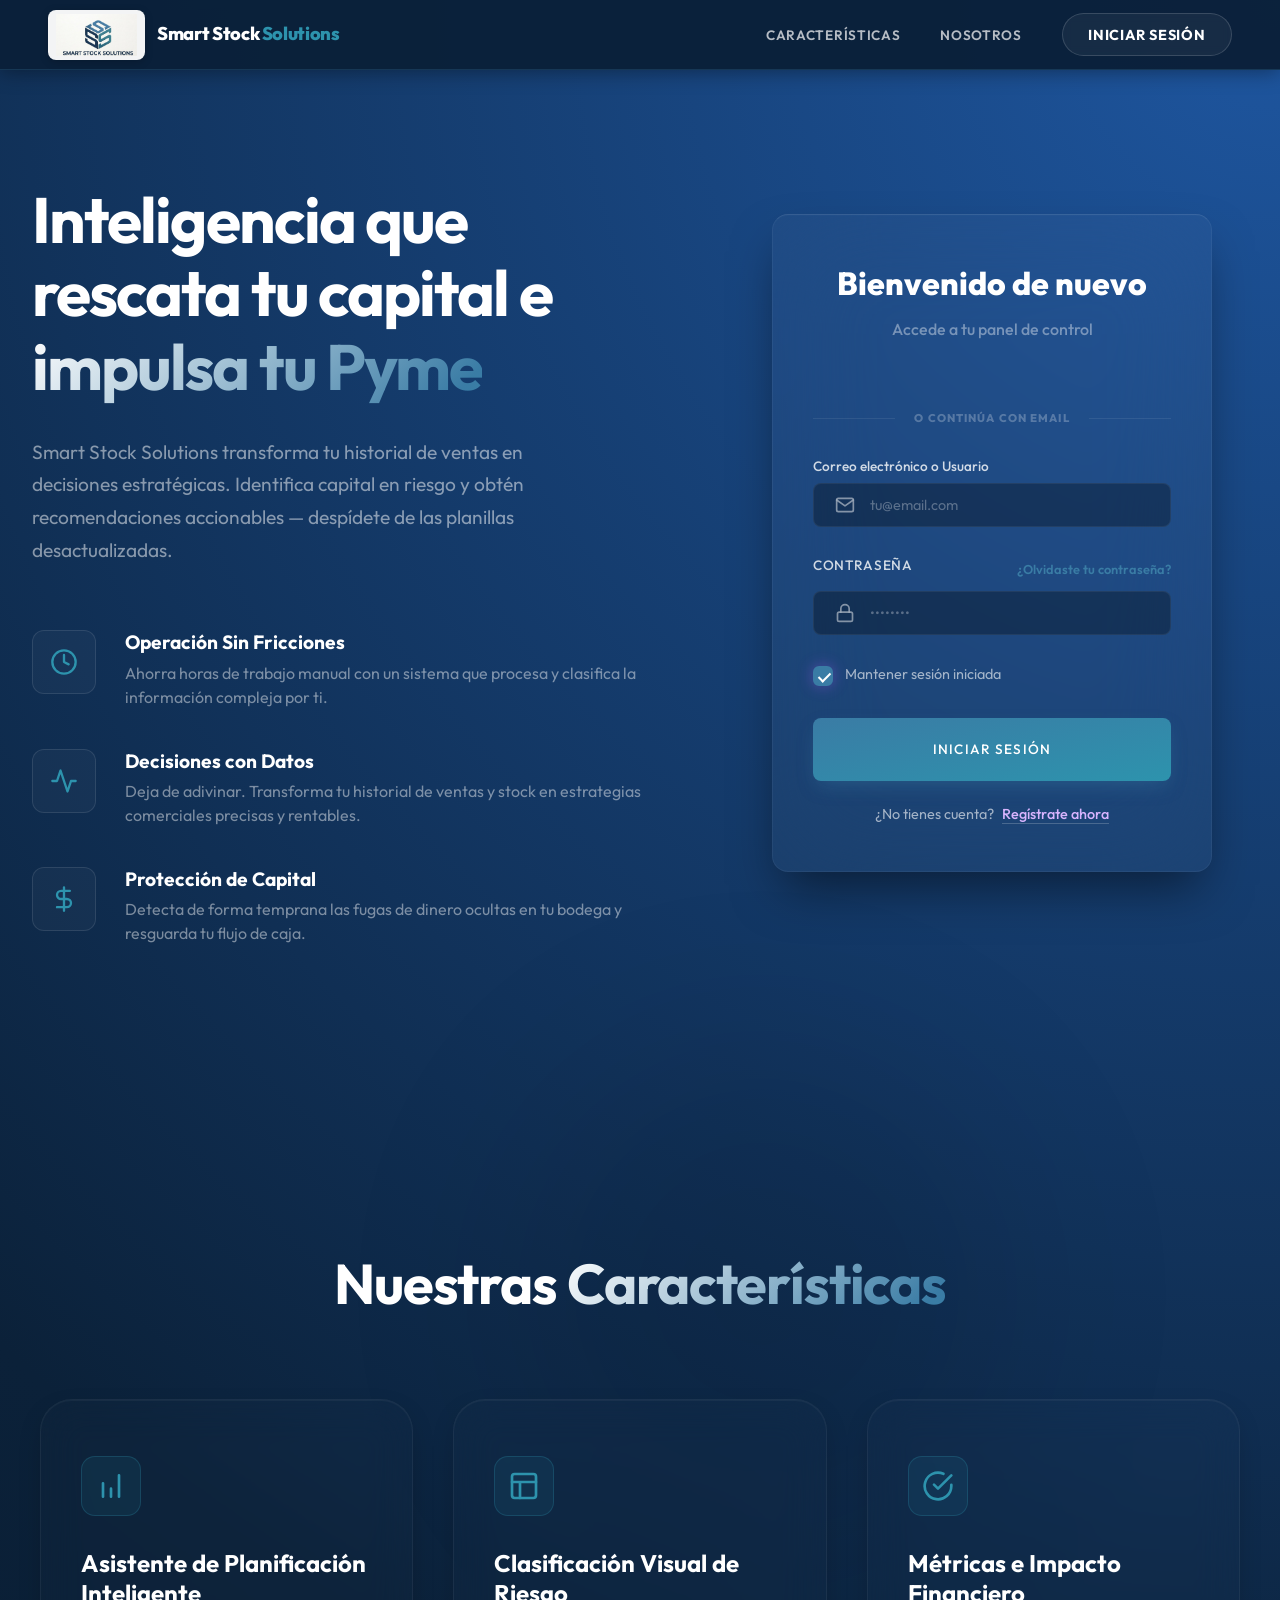
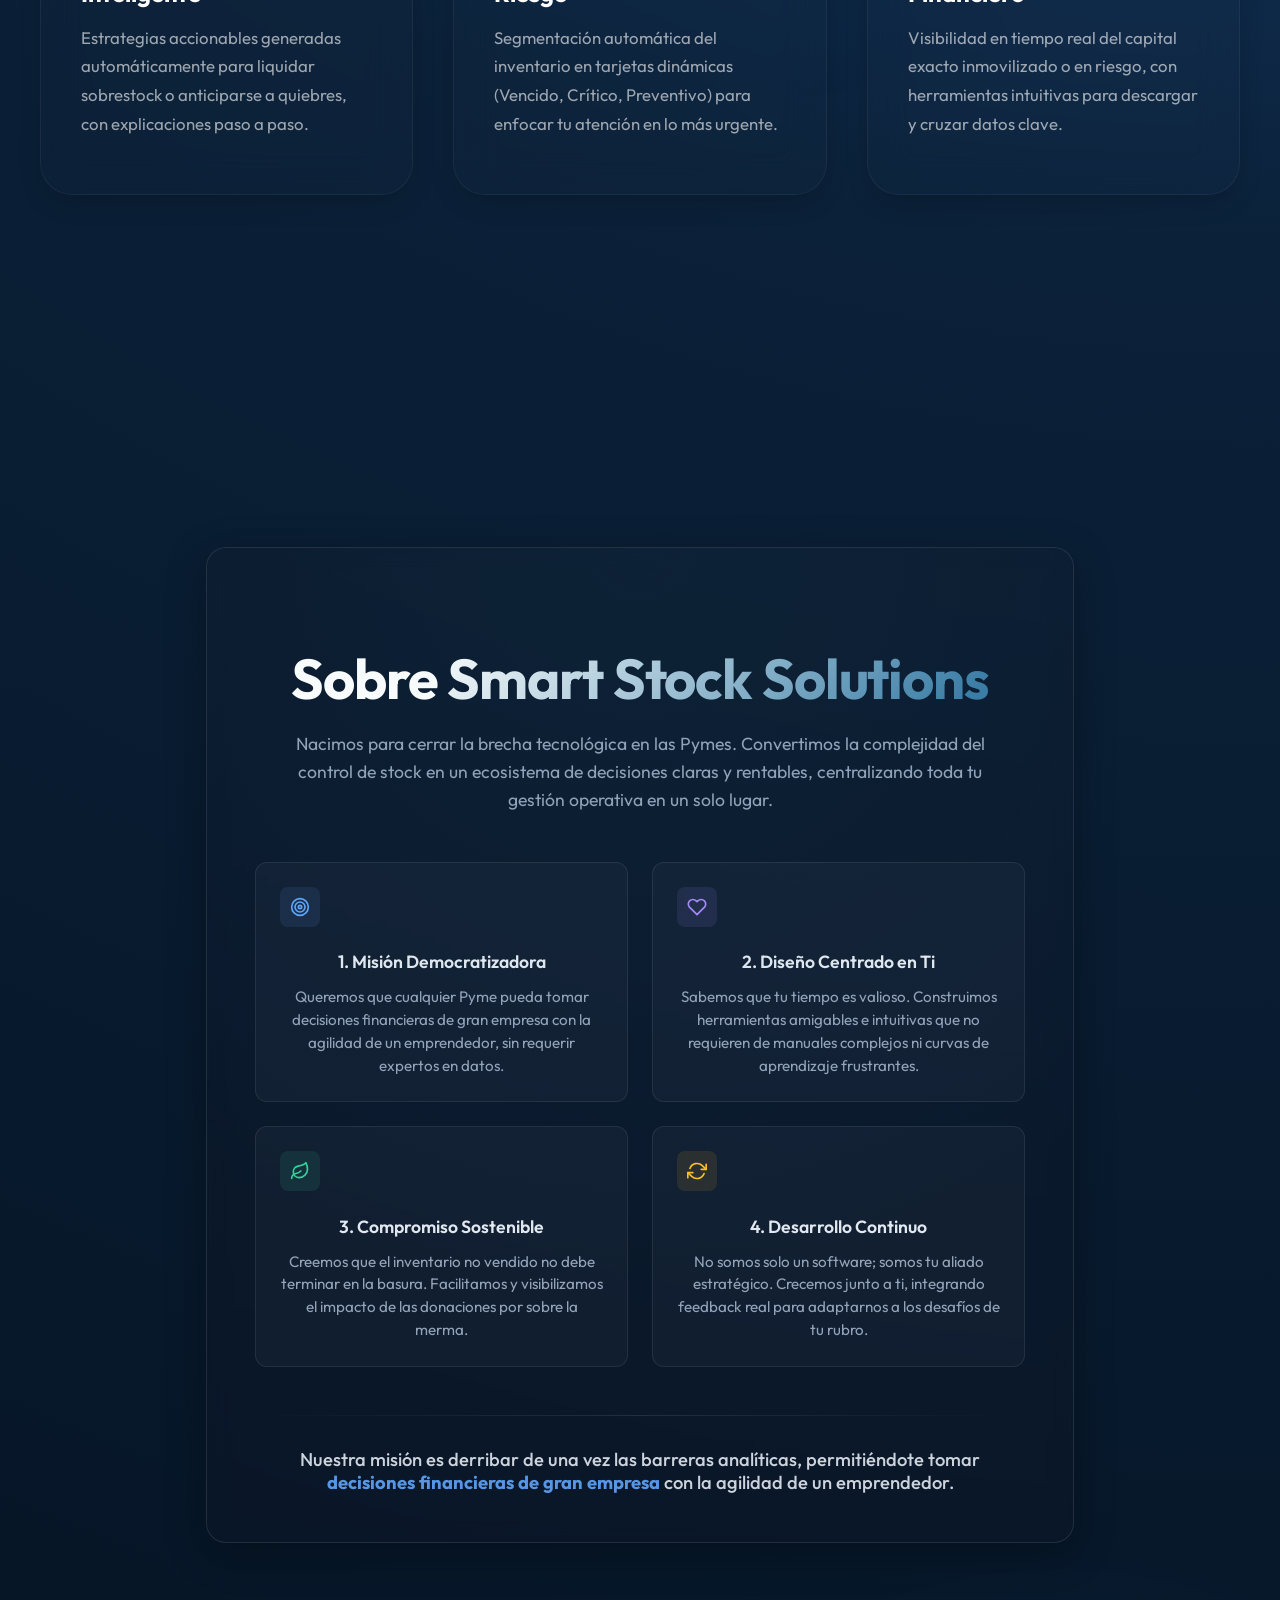
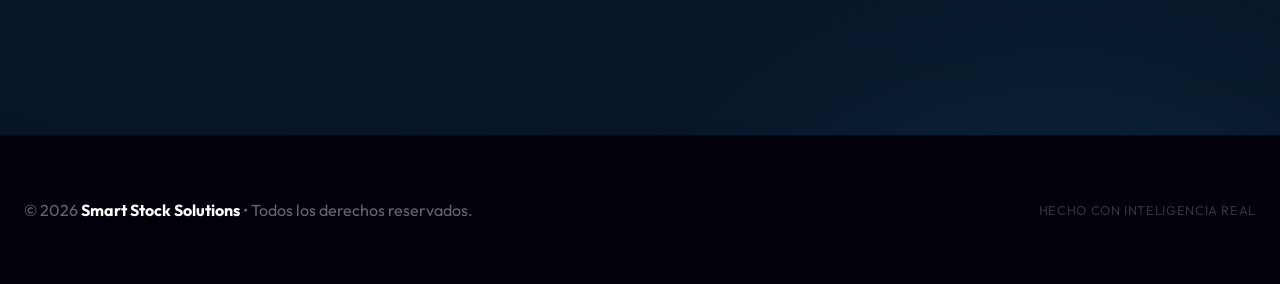
<file: frontend/index.html>
<!DOCTYPE html>
<html lang="es" class="landing-html">

<head>
    <meta charset="UTF-8">
    <meta name="viewport" content="width=device-width, initial-scale=1.0">
    <title>Smart Stock Solutions - Gestión Inteligente de Inventario</title>
    <link rel="stylesheet" href="styles.css?v=20260305b">
    <link
        href="https://fonts.googleapis.com/css2?family=Inter:wght@400;500;600;700&family=Outfit:wght@400;600;800&display=swap"
        rel="stylesheet">
    <script src="https://accounts.google.com/gsi/client" async defer></script>
</head>

<body class="landing-page">
    <div class="bg-orbs">
        <div class="orb orb-1"></div>
        <div class="orb orb-2"></div>
        <div class="orb orb-3"></div>
    </div>
    <div id="g_id_onload" data-client_id="562837690443-qnsteos8794v871eup565vust6vv5lui.apps.googleusercontent.com"
        data-callback="handleCredentialResponse" data-auto_prompt="false">
    </div>

    <header class="landing-header">
        <div class="header-container">
            <div class="logo-wrapper">
                <img src="logo.png" alt="Smart Stock Solutions" class="brand-logo">
                <span class="brand-name-header">Smart Stock <span class="brand-accent">Solutions</span></span>
            </div>
            <nav class="landing-nav">
                <a href="#features">Características</a>
                <a href="#about">Nosotros</a>
                <button class="btn-login-nav" onclick="scrollToLogin()">Iniciar Sesión</button>
            </nav>
        </div>
    </header>

    <main class="landing-main">
        <div class="hero-section" id="hero">
            <div class="hero-content">
                <h1 class="hero-title">Inteligencia que rescata tu capital e <span class="gradient-text">impulsa tu
                        Pyme</span></h1>
                <p class="hero-subtitle">Smart Stock Solutions transforma tu historial de ventas en decisiones
                    estratégicas. Identifica capital en riesgo y obtén recomendaciones accionables — despídete de
                    las planillas desactualizadas.</p>

                <div class="hero-features">
                    <div class="hero-feature fade-up" style="animation-delay: 0.1s;">
                        <div class="feature-icon">
                            <svg xmlns="http://www.w3.org/2000/svg" width="28" height="28" viewBox="0 0 24 24"
                                fill="none" stroke="currentColor" stroke-width="2" stroke-linecap="round"
                                stroke-linejoin="round">
                                <circle cx="12" cy="12" r="10"></circle>
                                <polyline points="12 6 12 12 16 14"></polyline>
                            </svg>
                        </div>
                        <div class="feature-text">
                            <h3>Operación Sin Fricciones</h3>
                            <p>Ahorra horas de trabajo manual con un sistema que procesa y clasifica la información
                                compleja por ti.
                            </p>
                        </div>
                    </div>
                    <div class="hero-feature fade-up" style="animation-delay: 0.2s;">
                        <div class="feature-icon">
                            <svg xmlns="http://www.w3.org/2000/svg" width="28" height="28" viewBox="0 0 24 24"
                                fill="none" stroke="currentColor" stroke-width="2" stroke-linecap="round"
                                stroke-linejoin="round">
                                <polyline points="22 12 18 12 15 21 9 3 6 12 2 12"></polyline>
                            </svg>
                        </div>
                        <div class="feature-text">
                            <h3>Decisiones con Datos</h3>
                            <p>Deja de adivinar. Transforma tu historial de ventas y stock en estrategias comerciales
                                precisas y rentables.</p>
                        </div>
                    </div>
                    <div class="hero-feature fade-up" style="animation-delay: 0.3s;">
                        <div class="feature-icon">
                            <svg xmlns="http://www.w3.org/2000/svg" width="28" height="28" viewBox="0 0 24 24"
                                fill="none" stroke="currentColor" stroke-width="2" stroke-linecap="round"
                                stroke-linejoin="round">
                                <path d="M12 2v20M17 5H9.5a3.5 3.5 0 0 0 0 7h5a3.5 3.5 0 0 1 0 7H6"></path>
                            </svg>
                        </div>
                        <div class="feature-text">
                            <h3>Protección de Capital</h3>
                            <p>Detecta de forma temprana las fugas de dinero ocultas en tu bodega y resguarda tu flujo
                                de caja.</p>
                        </div>
                    </div>
                </div>
            </div>

            <div class="login-container-wrapper" id="login-section">
                <div class="glass-card login-card-professional">
                    <div class="card-header">
                        <h2>Bienvenido de nuevo</h2>
                        <p>Accede a tu panel de control</p>
                    </div>

                    <div class="google-login-wrapper">
                        <div class="g_id_signin" data-type="standard" data-shape="rectangular" data-theme="outline"
                            data-text="signin_with" data-size="large" data-logo_alignment="left">
                        </div>
                    </div>

                    <div class="divider">
                        <span>O CONTINÚA CON EMAIL</span>
                    </div>

                    <form id="loginForm" class="professional-form">
                        <div class="form-group">
                            <label for="nombre-usuario">Correo electrónico o Usuario</label>
                            <div class="input-wrapper">
                                <span class="input-icon">
                                    <svg xmlns="http://www.w3.org/2000/svg" width="20" height="20" viewBox="0 0 24 24"
                                        fill="none" stroke="currentColor" stroke-width="2" stroke-linecap="round"
                                        stroke-linejoin="round">
                                        <path
                                            d="M4 4h16c1.1 0 2 .9 2 2v12c0 1.1-.9 2-2 2H4c-1.1 0-2-.9-2-2V6c0-1.1.9-2 2-2z">
                                        </path>
                                        <polyline points="22,6 12,13 2,6"></polyline>
                                    </svg>
                                </span>
                                <input type="text" id="nombre-usuario" required placeholder="tu@email.com">
                            </div>
                        </div>

                        <div class="form-group">
                            <div class="label-row">
                                <label for="contrasena">Contraseña</label>
                                <a href="#" class="forgot-pass">¿Olvidaste tu contraseña?</a>
                            </div>
                            <div class="input-wrapper">
                                <span class="input-icon">
                                    <svg xmlns="http://www.w3.org/2000/svg" width="20" height="20" viewBox="0 0 24 24"
                                        fill="none" stroke="currentColor" stroke-width="2" stroke-linecap="round"
                                        stroke-linejoin="round">
                                        <rect x="3" y="11" width="18" height="11" rx="2" ry="2"></rect>
                                        <path d="M7 11V7a5 5 0 0 1 10 0v4"></path>
                                    </svg>
                                </span>
                                <input type="password" id="contrasena" required placeholder="••••••••">
                            </div>
                        </div>

                        <div class="form-options">
                            <label class="checkbox-container">
                                <input type="checkbox" checked>
                                <span class="checkmark"></span>
                                <span>Mantener sesión iniciada</span>
                            </label>
                        </div>

                        <button type="submit" class="btn-primary-gradient">
                            <span class="btn-text">Iniciar Sesión</span>
                        </button>
                    </form>

                    <div class="auth-switch">
                        ¿No tienes cuenta? <a href="register.html">Regístrate ahora</a>
                    </div>
                </div>
            </div>
        </div>

        <!-- Características Section -->
        <section id="features" class="landing-section features-section">
            <div class="section-container">
                <h2 class="section-title">Nuestras <span class="gradient-text">Características</span></h2>
                <div class="features-grid">
                    <div class="feature-card fade-up">
                        <div class="feature-icon">
                            <svg xmlns="http://www.w3.org/2000/svg" width="32" height="32" viewBox="0 0 24 24"
                                fill="none" stroke="currentColor" stroke-width="2" stroke-linecap="round"
                                stroke-linejoin="round">
                                <path d="M12 20v-6M6 20V10M18 20V4" />
                            </svg>
                        </div>
                        <h3>Asistente de Planificación Inteligente</h3>
                        <p>Estrategias accionables generadas automáticamente para liquidar sobrestock o anticiparse a
                            quiebres, con explicaciones paso a paso.</p>
                    </div>
                    <div class="feature-card fade-up" style="animation-delay: 0.1s;">
                        <div class="feature-icon">
                            <svg xmlns="http://www.w3.org/2000/svg" width="32" height="32" viewBox="0 0 24 24"
                                fill="none" stroke="currentColor" stroke-width="2" stroke-linecap="round"
                                stroke-linejoin="round">
                                <rect x="3" y="3" width="18" height="18" rx="2" />
                                <path d="M3 9h18M9 21V9" />
                            </svg>
                        </div>
                        <h3>Clasificación Visual de Riesgo</h3>
                        <p>Segmentación automática del inventario en tarjetas dinámicas (Vencido, Crítico, Preventivo)
                            para enfocar tu atención en lo más urgente.</p>
                    </div>
                    <div class="feature-card fade-up" style="animation-delay: 0.2s;">
                        <div class="feature-icon">
                            <svg xmlns="http://www.w3.org/2000/svg" width="32" height="32" viewBox="0 0 24 24"
                                fill="none" stroke="currentColor" stroke-width="2" stroke-linecap="round"
                                stroke-linejoin="round">
                                <path d="M22 11.08V12a10 10 0 1 1-5.93-9.14" />
                                <polyline points="22 4 12 14.01 9 11.01" />
                            </svg>
                        </div>
                        <h3>Métricas e Impacto Financiero</h3>
                        <p>Visibilidad en tiempo real del capital exacto inmovilizado o en riesgo, con herramientas
                            intuitivas para descargar y cruzar datos clave.</p>
                    </div>
                </div>
            </div>
        </section>

        <!-- Nosotros Section -->
        <section id="about" class="landing-section about-section">
            <div class="section-container" style="max-width: 900px; margin: 0 auto; padding: 2rem 1rem;">
                <div class="about-content fade-up"
                    style="padding: 3rem; border-radius: 20px; box-shadow: 0 10px 40px rgba(0,0,0,0.3); border: 1px solid rgba(255,255,255,0.1); background: rgba(15, 23, 42, 0.4); backdrop-filter: blur(10px);">
                    <h2 class="section-title" style="text-align: center; margin-bottom: 1rem;">Sobre <span
                            class="gradient-text">Smart Stock Solutions</span></h2>
                    <p
                        style="text-align: center; color: #94a3b8; font-size: 1.1rem; max-width: 700px; margin: 0 auto 3rem auto; line-height: 1.6;">
                        Nacimos para cerrar la brecha tecnológica en las Pymes. Convertimos la complejidad del control
                        de stock en un ecosistema de decisiones claras y rentables, centralizando toda tu gestión
                        operativa en un solo lugar.
                    </p>

                    <div
                        style="display: grid; grid-template-columns: repeat(auto-fit, minmax(280px, 1fr)); gap: 1.5rem; margin-bottom: 3rem;">
                        <!-- Tarjeta 1: Visibilidad -->
                        <div style="background: rgba(255,255,255,0.03); border: 1px solid rgba(255,255,255,0.08); border-radius: 12px; padding: 1.5rem; transition: transform 0.2s, background 0.2s;"
                            onmouseover="this.style.background='rgba(255,255,255,0.06)'; this.style.transform='translateY(-2px)';"
                            onmouseout="this.style.background='rgba(255,255,255,0.03)'; this.style.transform='translateY(0)';">
                            <div
                                style="width: 40px; height: 40px; border-radius: 8px; background: rgba(96, 165, 250, 0.1); display: flex; align-items: center; justify-content: center; margin-bottom: 1rem;">
                                <svg width="20" height="20" viewBox="0 0 24 24" fill="none" stroke="#60a5fa"
                                    stroke-width="2" stroke-linecap="round" stroke-linejoin="round">
                                    <circle cx="12" cy="12" r="10"></circle>
                                    <circle cx="12" cy="12" r="6"></circle>
                                    <circle cx="12" cy="12" r="2"></circle>
                                </svg>
                            </div>
                            <h4 style="color: #e2e8f0; font-size: 1.1rem; margin-bottom: 0.8rem; font-weight: 600;">1.
                                Misión Democratizadora</h4>
                            <p style="color: #94a3b8; font-size: 0.95rem; line-height: 1.5; margin:0;">
                                Queremos que cualquier Pyme pueda tomar decisiones financieras de gran empresa con la
                                agilidad de un emprendedor, sin requerir expertos en datos.
                            </p>
                        </div>

                        <!-- Tarjeta 2: Diseño Centrado en Ti -->
                        <div style="background: rgba(255,255,255,0.03); border: 1px solid rgba(255,255,255,0.08); border-radius: 12px; padding: 1.5rem; transition: transform 0.2s, background 0.2s;"
                            onmouseover="this.style.background='rgba(255,255,255,0.06)'; this.style.transform='translateY(-2px)';"
                            onmouseout="this.style.background='rgba(255,255,255,0.03)'; this.style.transform='translateY(0)';">
                            <div
                                style="width: 40px; height: 40px; border-radius: 8px; background: rgba(167, 139, 250, 0.1); display: flex; align-items: center; justify-content: center; margin-bottom: 1rem;">
                                <svg width="20" height="20" viewBox="0 0 24 24" fill="none" stroke="#a78bfa"
                                    stroke-width="2" stroke-linecap="round" stroke-linejoin="round">
                                    <path
                                        d="M20.84 4.61a5.5 5.5 0 0 0-7.78 0L12 5.67l-1.06-1.06a5.5 5.5 0 0 0-7.78 7.78l1.06 1.06L12 21.23l7.78-7.78 1.06-1.06a5.5 5.5 0 0 0 0-7.78z">
                                    </path>
                                </svg>
                            </div>
                            <h4 style="color: #e2e8f0; font-size: 1.1rem; margin-bottom: 0.8rem; font-weight: 600;">2.
                                Diseño Centrado en Ti</h4>
                            <p style="color: #94a3b8; font-size: 0.95rem; line-height: 1.5; margin:0;">
                                Sabemos que tu tiempo es valioso. Construimos herramientas amigables e intuitivas que no
                                requieren de manuales complejos ni curvas de aprendizaje frustrantes.
                            </p>
                        </div>

                        <!-- Tarjeta 3: Compromiso Ambiental -->
                        <div style="background: rgba(255,255,255,0.03); border: 1px solid rgba(255,255,255,0.08); border-radius: 12px; padding: 1.5rem; transition: transform 0.2s, background 0.2s;"
                            onmouseover="this.style.background='rgba(255,255,255,0.06)'; this.style.transform='translateY(-2px)';"
                            onmouseout="this.style.background='rgba(255,255,255,0.03)'; this.style.transform='translateY(0)';">
                            <div
                                style="width: 40px; height: 40px; border-radius: 8px; background: rgba(52, 211, 153, 0.1); display: flex; align-items: center; justify-content: center; margin-bottom: 1rem;">
                                <svg width="20" height="20" viewBox="0 0 24 24" fill="none" stroke="#34d399"
                                    stroke-width="2" stroke-linecap="round" stroke-linejoin="round">
                                    <path
                                        d="M11 20A7 7 0 0 1 9.8 6.1C15.5 5 17 4.48 19 2c1 2 2 4.18 2 8 0 5.5-4.78 10-10 10Z">
                                    </path>
                                    <path d="M2 21c0-3 1.85-5.36 5.08-6C9.5 14.52 12 13 13 12"></path>
                                </svg>
                            </div>
                            <h4 style="color: #e2e8f0; font-size: 1.1rem; margin-bottom: 0.8rem; font-weight: 600;">3.
                                Compromiso Sostenible</h4>
                            <p style="color: #94a3b8; font-size: 0.95rem; line-height: 1.5; margin:0;">
                                Creemos que el inventario no vendido no debe terminar en la basura. Facilitamos y
                                visibilizamos el impacto de las donaciones por sobre la merma.
                            </p>
                        </div>

                        <!-- Tarjeta 4: Evolución Continua -->
                        <div style="background: rgba(255,255,255,0.03); border: 1px solid rgba(255,255,255,0.08); border-radius: 12px; padding: 1.5rem; transition: transform 0.2s, background 0.2s;"
                            onmouseover="this.style.background='rgba(255,255,255,0.06)'; this.style.transform='translateY(-2px)';"
                            onmouseout="this.style.background='rgba(255,255,255,0.03)'; this.style.transform='translateY(0)';">
                            <div
                                style="width: 40px; height: 40px; border-radius: 8px; background: rgba(251, 191, 36, 0.1); display: flex; align-items: center; justify-content: center; margin-bottom: 1rem;">
                                <svg width="20" height="20" viewBox="0 0 24 24" fill="none" stroke="#fbbf24"
                                    stroke-width="2" stroke-linecap="round" stroke-linejoin="round">
                                    <polyline points="23 4 23 10 17 10"></polyline>
                                    <polyline points="1 20 1 14 7 14"></polyline>
                                    <path d="M3.51 9a9 9 0 0 1 14.85-3.36L23 10M1 14l4.64 4.36A9 9 0 0 0 20.49 15">
                                    </path>
                                </svg>
                            </div>
                            <h4 style="color: #e2e8f0; font-size: 1.1rem; margin-bottom: 0.8rem; font-weight: 600;">4.
                                Desarrollo Continuo</h4>
                            <p style="color: #94a3b8; font-size: 0.95rem; line-height: 1.5; margin:0;">
                                No somos solo un software; somos tu aliado estratégico. Crecemos junto a ti,
                                integrando feedback real para adaptarnos a los desafíos de tu rubro.
                            </p>
                        </div>
                    </div>

                    <!-- Separador horizontal sutil -->
                    <div style="display: flex; align-items: center; margin: 0 0 2rem 0;">
                        <div
                            style="flex: 1; height: 1px; background: linear-gradient(to right, transparent, rgba(255,255,255,0.1), transparent);">
                        </div>
                    </div>

                    <p
                        style="text-align: center; color: #e2e8f0; font-size: 1.15rem; font-weight: 500; opacity: 0.9; margin: 0;">
                        Nuestra misión es derribar de una vez las barreras analíticas, permitiéndote tomar <br
                            style="display: none;" class="desktop-br" />
                        <span style="color: #60a5fa; font-weight: 700;">decisiones financieras de gran empresa</span>
                        con la agilidad de un emprendedor.
                    </p>
                </div>
            </div>
        </section>
    </main>

    <footer class="landing-footer">
        <div class="footer-container">
            <div class="footer-bottom">
                <p>&copy; 2026 <span class="footer-brand">Smart Stock Solutions</span> &bull;
                    Todos los derechos reservados.</p>
                <div class="footer-links-minimal">
                    <span>Hecho con inteligencia real</span>
                </div>
            </div>
        </div>
    </footer>

    <script src="app.js?v=20260227180200"></script>
    <script>
        function scrollToLogin() {
            document.getElementById('login-section').scrollIntoView({ behavior: 'smooth' });
        }

        // Custom smooth wheel scroll implementation to bypass CSS overflow lock conflicts
        document.addEventListener('DOMContentLoaded', () => {
            const isLanding = document.body.classList.contains('landing-page');
            if (!isLanding) return;

            // Simple robust scroll hijacking
            let isScrolling = false;

            window.addEventListener('wheel', (e) => {
                e.preventDefault();

                if (isScrolling) return;

                // Determine direction
                const direction = e.deltaY > 0 ? 1 : -1;

                // Calculate amount (using consistent viewport height ratio for smooth large jumps)
                const amount = window.innerHeight * 0.6;

                window.scrollBy({
                    top: direction * amount,
                    behavior: 'smooth'
                });

                // Debounce wheel events slightly to let smooth scroll finish
                isScrolling = true;
                setTimeout(() => {
                    isScrolling = false;
                }, 400); // Wait 400ms before accepting next scroll input

            }, { passive: false });
        });
    </script>
</body>

</html>
</file>
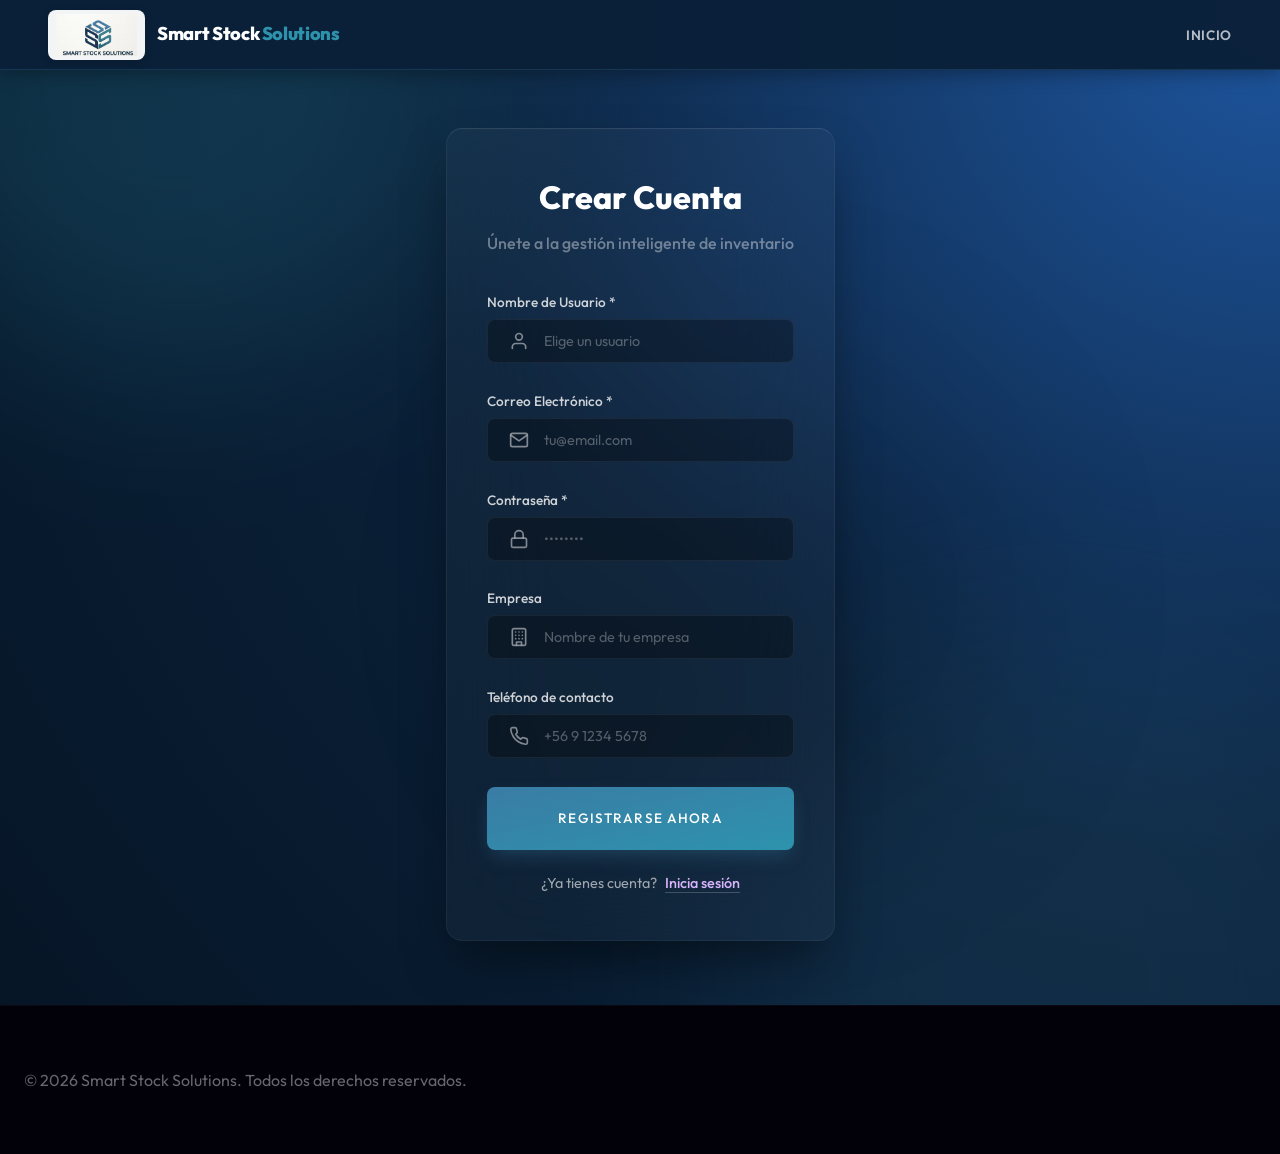
<file: frontend/register.html>
<!DOCTYPE html>
<html lang="es">

<head>
    <meta charset="UTF-8">
    <meta name="viewport" content="width=device-width, initial-scale=1.0">
    <title>Smart Stock Solutions - Crear Cuenta</title>
    <link rel="stylesheet" href="styles.css">
    <link
        href="https://fonts.googleapis.com/css2?family=Inter:wght@400;500;600;700&family=Outfit:wght@400;600;800&display=swap"
        rel="stylesheet">
    <style>
        html,
        body {
            overflow: visible !important;
            height: auto !important;
        }

        html {
            scroll-behavior: smooth;
        }
    </style>
</head>

<body class="landing-page">
    <div class="bg-orbs">
        <div class="orb orb-1"></div>
        <div class="orb orb-2"></div>
        <div class="orb orb-3"></div>
    </div>
    <header class="landing-header">
        <div class="header-container">
            <div class="logo-wrapper">
                <img src="logo.png" alt="Smart Stock Solutions" class="brand-logo">
                <span class="brand-name-header">Smart Stock <span class="brand-accent">Solutions</span></span>
            </div>
            <nav class="landing-nav">
                <a href="index.html">Inicio</a>
            </nav>
        </div>
    </header>

    <main class="landing-main">
        <div class="auth-section">
            <div class="login-container-wrapper">
                <div class="glass-card login-card-professional">
                    <div class="card-header">
                        <h2>Crear Cuenta</h2>
                        <p>Únete a la gestión inteligente de inventario</p>
                    </div>

                    <form id="registerPageForm" class="professional-form">
                        <div class="form-group">
                            <label for="reg-nombre-usuario">Nombre de Usuario *</label>
                            <div class="input-wrapper">
                                <span class="input-icon">
                                    <svg xmlns="http://www.w3.org/2000/svg" width="20" height="20" viewBox="0 0 24 24"
                                        fill="none" stroke="currentColor" stroke-width="2" stroke-linecap="round"
                                        stroke-linejoin="round">
                                        <path d="M20 21v-2a4 4 0 0 0-4-4H8a4 4 0 0 0-4 4v2"></path>
                                        <circle cx="12" cy="7" r="4"></circle>
                                    </svg>
                                </span>
                                <input type="text" id="reg-nombre-usuario" required placeholder="Elige un usuario">
                            </div>
                        </div>

                        <div class="form-group">
                            <label for="reg-email">Correo Electrónico *</label>
                            <div class="input-wrapper">
                                <span class="input-icon">
                                    <svg xmlns="http://www.w3.org/2000/svg" width="20" height="20" viewBox="0 0 24 24"
                                        fill="none" stroke="currentColor" stroke-width="2" stroke-linecap="round"
                                        stroke-linejoin="round">
                                        <path
                                            d="M4 4h16c1.1 0 2 .9 2 2v12c0 1.1-.9 2-2 2H4c-1.1 0-2-.9-2-2V6c0-1.1.9-2 2-2z">
                                        </path>
                                        <polyline points="22,6 12,13 2,6"></polyline>
                                    </svg>
                                </span>
                                <input type="email" id="reg-email" required placeholder="tu@email.com">
                            </div>
                        </div>

                        <div class="form-group">
                            <label for="reg-contrasena">Contraseña *</label>
                            <div class="input-wrapper">
                                <span class="input-icon">
                                    <svg xmlns="http://www.w3.org/2000/svg" width="20" height="20" viewBox="0 0 24 24"
                                        fill="none" stroke="currentColor" stroke-width="2" stroke-linecap="round"
                                        stroke-linejoin="round">
                                        <rect x="3" y="11" width="18" height="11" rx="2" ry="2"></rect>
                                        <path d="M7 11V7a5 5 0 0 1 10 0v4"></path>
                                    </svg>
                                </span>
                                <input type="password" id="reg-contrasena" required placeholder="••••••••">
                            </div>
                        </div>

                        <div class="form-group">
                            <label for="reg-company">Empresa</label>
                            <div class="input-wrapper">
                                <span class="input-icon">
                                    <svg xmlns="http://www.w3.org/2000/svg" width="20" height="20" viewBox="0 0 24 24"
                                        fill="none" stroke="currentColor" stroke-width="2" stroke-linecap="round"
                                        stroke-linejoin="round">
                                        <rect x="4" y="2" width="16" height="20" rx="2" ry="2"></rect>
                                        <path d="M9 22v-4h6v4"></path>
                                        <path d="M8 6h.01"></path>
                                        <path d="M16 6h.01"></path>
                                        <path d="M12 6h.01"></path>
                                        <path d="M12 10h.01"></path>
                                        <path d="M12 14h.01"></path>
                                        <path d="M16 10h.01"></path>
                                        <path d="M16 14h.01"></path>
                                        <path d="M8 10h.01"></path>
                                        <path d="M8 14h.01"></path>
                                    </svg>
                                </span>
                                <input type="text" id="reg-company" placeholder="Nombre de tu empresa">
                            </div>
                        </div>

                        <div class="form-group">
                            <label for="reg-phone">Teléfono de contacto</label>
                            <div class="input-wrapper">
                                <span class="input-icon">
                                    <svg xmlns="http://www.w3.org/2000/svg" width="20" height="20" viewBox="0 0 24 24"
                                        fill="none" stroke="currentColor" stroke-width="2" stroke-linecap="round"
                                        stroke-linejoin="round">
                                        <path
                                            d="M22 16.92v3a2 2 0 0 1-2.18 2 19.79 19.79 0 0 1-8.63-3.07 19.5 19.5 0 0 1-6-6 19.79 19.79 0 0 1-3.07-8.67A2 2 0 0 1 4.11 2h3a2 2 0 0 1 2 1.72 12.84 12.84 0 0 0 .7 2.81 2 2 0 0 1-.45 2.11L8.09 9.91a16 16 0 0 0 6 6l1.27-1.27a2 2 0 0 1 2.11-.45 12.84 12.84 0 0 0 2.81.7A2 2 0 0 1 22 16.92z">
                                        </path>
                                    </svg>
                                </span>
                                <input type="tel" id="reg-phone" placeholder="+56 9 1234 5678">
                            </div>
                        </div>

                        <button type="submit" class="btn-primary-gradient">
                            <span class="btn-text">Registrarse ahora</span>
                        </button>
                    </form>

                    <div class="auth-switch">
                        ¿Ya tienes cuenta? <a href="index.html">Inicia sesión</a>
                    </div>
                </div>
            </div>
        </div>
    </main>

    <footer class="landing-footer">
        <p>&copy; 2026 Smart Stock Solutions. Todos los derechos reservados.</p>
    </footer>

    <script src="app.js?v=20260227181600"></script>
</body>

</html>
</file>
<file: frontend/styles.css>
:root {
    scroll-behavior: smooth;
    --ss-navy: #0b2139;
    --ss-blue: #3a7ca5;
    --ss-teal: #2d93ad;
    --ss-bg: #f8fafc;
    --ss-sidebar-bg: #0b2139;
    --ss-border: #e2e8f0;
    --ss-text-main: #1e293b;
    --ss-text-muted: #64748b;
    --ss-accent: #3a7ca5;
    --ss-accent-light: rgba(58, 124, 165, 0.1);
    --ss-sidebar-width: 260px;
    --ss-shadow: 0 1px 3px 0 rgba(0, 0, 0, 0.1), 0 1px 2px -1px rgba(0, 0, 0, 0.1);
    --ss-shadow-lg: 0 10px 15px -3px rgba(0, 0, 0, 0.1), 0 4px 6px -4px rgba(0, 0, 0, 0.1);
}

* {
    box-sizing: border-box;
}

body,
html {
    margin: 0;
    padding: 0;
    width: 100%;
    height: 100%;
    overflow: hidden;
    font-family: 'Inter', -apple-system, BlinkMacSystemFont, "Segoe UI", sans-serif;
    -webkit-font-smoothing: antialiased;
    background-color: var(--ss-bg);
    overscroll-behavior: none;
    scroll-behavior: auto;
}

/* Landing page overrides the global overflow:hidden */
/* Landing page overrides the global overflow:hidden */
html.landing-html {
    overflow-y: auto !important;
    overflow-x: hidden !important;
    height: 100% !important;
    scroll-snap-type: y proximity;
    scroll-padding-top: 90px;
}

@media (min-width: 1024px) {
    html.landing-html {
        scroll-snap-type: y mandatory;
    }
}

body.landing-page {
    overflow-y: visible !important;
    overflow-x: hidden !important;
    height: auto !important;
    min-height: 100%;
}

.app-viewport {
    display: flex;
    width: 100%;
    height: 100%;
    position: relative;
    overflow: hidden;
}

/* Modals & Overlays - MUST be fixed/absolute to not break flex flow */
.modal-overlay {
    display: none;
    position: fixed;
    top: 0;
    left: 0;
    width: 100%;
    height: 100%;
    background: rgba(15, 23, 42, 0.6);
    backdrop-filter: blur(4px);
    z-index: 3000;
    align-items: center;
    justify-content: center;
    padding: 2rem;
}

.modal-overlay.active {
    display: flex;
}

.modal-content {
    background: white;
    border-radius: 20px;
    width: 100%;
    max-width: 650px;
    max-height: 90vh;
    overflow-y: auto;
    box-shadow: 0 25px 50px -12px rgba(0, 0, 0, 0.25);
    position: relative;
    animation: modalPop 0.3s cubic-bezier(0.34, 1.56, 0.64, 1);
}

@keyframes modalPop {
    from {
        transform: scale(0.95);
        opacity: 0;
    }

    to {
        transform: scale(1);
        opacity: 1;
    }
}

.sidebar {
    width: var(--ss-sidebar-width);
    flex-shrink: 0;
    height: 100%;
    background: var(--ss-sidebar-bg);
    border-right: 1px solid rgba(58, 124, 165, 0.2);
    display: flex;
    flex-direction: column;
    z-index: 1000;
    transition: transform 0.35s cubic-bezier(0.4, 0, 0.2, 1);
}

.main-stage {
    flex-grow: 1;
    min-width: 0;
    display: flex;
    flex-direction: column;
    height: 100%;
    background: var(--ss-bg);
    position: relative;
}

.sidebar-backdrop {
    display: none;
    position: fixed;
    top: 0;
    left: 0;
    width: 100%;
    height: 100%;
    background: rgba(15, 23, 42, 0.5);
    backdrop-filter: blur(3px);
    z-index: 999;
    opacity: 0;
    transition: opacity 0.3s ease;
}

.mobile-toggle {
    display: none;
    align-items: center;
    justify-content: center;
    width: 40px;
    height: 40px;
    background: white;
    border: 1px solid var(--ss-border);
    border-radius: 10px;
    cursor: pointer;
    color: var(--ss-text-main);
    box-shadow: var(--ss-shadow);
    z-index: 1001;
    transition: all 0.2s;
}

.mobile-toggle:active {
    transform: scale(0.95);
}

@media (max-width: 1250px) {
    .mobile-toggle {
        display: flex;
        position: fixed;
        top: 14px;
        left: 14px;
        z-index: 1001;
    }

    .sidebar {
        position: fixed;
        left: 0;
        top: 0;
        bottom: 0;
        transform: translateX(-100%);
        box-shadow: none;
        z-index: 1000;
        width: 260px !important;
    }

    .sidebar-open .sidebar {
        transform: translateX(0);
        box-shadow: 20px 0 60px rgba(0, 0, 0, 0.2);
    }

    .sidebar-open .sidebar-backdrop {
        display: block;
        opacity: 1;
    }

    .main-stage {
        width: 100% !important;
        flex: 1 1 100%;
        max-width: 100vw !important;
        margin-left: 0 !important;
    }
}

.sidebar-header {
    padding: 1.2rem 1rem;
    display: flex;
    align-items: center;
    gap: 0.75rem;
    border-bottom: 1px solid rgba(58, 124, 165, 0.2);
}

.sidebar-logo {
    font-weight: 700;
    font-size: 1.15rem;
    color: #ffffff;
    display: flex;
    align-items: center;
    gap: 10px;
}

.sidebar-brand-text {
    display: flex;
    flex-direction: column;
    justify-content: center;
    line-height: 1.2;
}

.sidebar-brand-name {
    font-family: 'Inter', sans-serif;
    font-size: 0.78rem;
    font-weight: 700;
    color: #ffffff;
    letter-spacing: -0.01em;
    white-space: nowrap;
}

.sidebar-brand-accent {
    color: var(--ss-teal);
}

.sidebar-logo svg {
    color: var(--ss-blue);
    width: 24px;
    height: 24px;
}

.sidebar-nav {
    flex: 1;
    padding: 1rem;
    overflow-y: auto;
    overscroll-behavior: none;
}

.logo-wrapper {
    display: flex;
    align-items: center;
    gap: 12px;
    flex-shrink: 0;
    text-decoration: none;
}

.sidebar-item {
    display: flex;
    align-items: center;
    gap: 12px;
    padding: 10px 14px;
    border-radius: 10px;
    color: rgba(255, 255, 255, 0.6);
    text-decoration: none;
    font-weight: 600;
    font-size: 0.88rem;
    cursor: pointer;
    transition: all 0.2s;
    background: transparent;
    border: none;
    width: 100%;
    margin-bottom: 2px;
    text-align: left;
}

.sidebar-item:hover {
    background: rgba(58, 124, 165, 0.15);
    color: #ffffff;
}

.sidebar-item.active {
    background: rgba(45, 147, 173, 0.2);
    color: var(--ss-teal);
    border-left: 3px solid var(--ss-teal);
}

.sidebar-item svg {
    width: 20px;
    height: 20px;
    stroke-width: 2px;
}

.sidebar-section-title {
    font-size: 0.65rem;
    font-weight: 800;
    text-transform: uppercase;
    letter-spacing: 0.12em;
    color: rgba(255, 255, 255, 0.35);
    margin: 24px 0 8px 14px;
}

.active-pulse {
    animation: pulse-green 2s infinite;
}

@keyframes pulse-green {
    0% {
        transform: scale(0.95);
        box-shadow: 0 0 0 0 rgba(34, 197, 94, 0.7);
    }

    70% {
        transform: scale(1);
        box-shadow: 0 0 0 6px rgba(34, 197, 94, 0);
    }

    100% {
        transform: scale(0.95);
        box-shadow: 0 0 0 0 rgba(34, 197, 94, 0);
    }
}

.top-bar {
    height: 64px;
    background: white;
    border-bottom: 1px solid var(--ss-border);
    padding: 0 1.5rem;
    display: flex;
    align-items: center;
    justify-content: space-between;
    flex-shrink: 0;
}

.breadcrumb {
    font-size: 0.8rem;
    letter-spacing: -0.01em;
}

/* --- Inspector File List --- */
.file-list {
    list-style: none;
    padding: 0;
    margin: 0;
    display: flex;
    flex-direction: column;
    gap: 8px;
}

.file-item {
    padding: 0.85rem 1rem;
    background: white;
    border: 1px solid #f1f5f9;
    border-radius: 12px;
    display: flex;
    justify-content: space-between;
    align-items: center;
    cursor: pointer;
    transition: all 0.2s cubic-bezier(0.4, 0, 0.2, 1);
}

.file-item:hover {
    border-color: #e2e8f0;
    background: #f8fafc;
    transform: translateX(4px);
}

.file-item.active {
    border-color: var(--ss-blue);
    background: var(--ss-active-bg);
    box-shadow: 0 4px 12px rgba(124, 58, 237, 0.08);
}

.btn-delete-file {
    width: 28px;
    height: 28px;
    display: flex;
    align-items: center;
    justify-content: center;
    border-radius: 8px;
    border: none;
    background: transparent;
    color: #94a3b8;
    cursor: pointer;
    transition: all 0.2s;
    font-size: 1.2rem;
    flex-shrink: 0;
}

.btn-delete-file:hover {
    background: #fee2e2;
    color: #ef4444;
}

.login-container {
    display: flex;
    justify-content: center;
    align-items: center;
    min-height: 100vh;
    background: radial-gradient(circle at top right, #1e1b4b, #11002c);
    padding: 2rem;
}

/* Main Layout Structure */
.app-container {
    display: flex;
    flex-direction: column;
    height: 100vh;
}

.content-area {
    padding: 2rem;
    overflow-y: auto;
    flex: 1;
}

/* Premium Context Bar (n8n style) */
.premium-context-bar {
    display: flex;
    justify-content: space-between;
    align-items: center;
    background: #ffffff;
    border: 1px solid var(--n8n-border);
    padding: 12px 20px;
    border-radius: 8px;
    margin-bottom: 24px;
    box-shadow: none;
}

.context-label {
    display: flex;
    align-items: center;
    gap: 8px;
    font-weight: 600;
    color: var(--header-bg);
}

.context-label .icon {
    font-size: 1.2rem;
    filter: drop-shadow(0 2px 4px rgba(0, 0, 0, 0.1));
}

.context-controls {
    display: flex;
    gap: 16px;
    align-items: center;
}

.pill-selector {
    display: flex;
    align-items: center;
    background: var(--surface-white);
    border: 1px solid rgba(0, 0, 0, 0.06);
    border-radius: 100px;
    padding: 4px 16px 4px 4px;
    box-shadow: 0 2px 8px rgba(0, 0, 0, 0.02);
    transition: all 0.2s ease;
}

.pill-selector:hover {
    box-shadow: 0 4px 12px rgba(168, 85, 247, 0.1);
    border-color: rgba(168, 85, 247, 0.3);
}

.pill-badge {
    background: var(--header-bg);
    color: white;
    font-size: 0.75rem;
    font-weight: 600;
    padding: 6px 12px;
    border-radius: 100px;
    margin-right: 8px;
    letter-spacing: 0.05em;
    text-transform: uppercase;
}

.minimal-select {
    border: none;
    background: transparent;
    font-weight: 600;
    color: var(--text-dark);
    font-family: inherit;
    font-size: 0.95rem;
    outline: none;
    cursor: pointer;
    appearance: none;
    padding-right: 12px;
    background-image: url("data:image/svg+xml;charset=UTF-8,%3csvg xmlns='http://www.w3.org/2000/svg' viewBox='0 0 24 24' fill='none' stroke='currentColor' stroke-width='2' stroke-linecap='round' stroke-linejoin='round'%3e%3cpolyline points='6 9 12 15 18 9'%3e%3c/polyline%3e%3c/svg%3e");
    background-repeat: no-repeat;
    background-position: right center;
    background-size: 14px;
}

.slider-capsule {
    padding-right: 6px;
}

.slider-wrapper {
    width: 140px;
    margin: 0 12px;
    display: flex;
    align-items: center;
}

input[type=range] {
    -webkit-appearance: none;
    appearance: none;
    width: 100%;
    background: transparent;
}

input[type=range]::-webkit-slider-thumb {
    -webkit-appearance: none;
    height: 18px;
    width: 18px;
    border-radius: 50%;
    background: var(--ss-accent);
    cursor: pointer;
    margin-top: -7px;
    box-shadow: 0 2px 6px rgba(168, 85, 247, 0.4);
    border: 2px solid white;
}

input[type=range]::-webkit-slider-runnable-track {
    width: 100%;
    height: 6px;
    cursor: pointer;
    background: #e2e8f0;
    border-radius: 100px;
}

.active-val {
    font-weight: 700;
    font-size: 0.85rem;
    color: var(--ss-accent);
    min-width: 110px;
    text-align: right;
    padding-right: 8px;
}

.context-actions {
    display: flex;
    align-items: center;
    gap: 16px;
}

.btn-ghost {
    display: flex;
    align-items: center;
    gap: 6px;
    background: transparent;
    border: none;
    font-size: 0.85rem;
    font-weight: 600;
    color: var(--text-muted);
    cursor: pointer;
    padding: 8px 12px;
    border-radius: 8px;
    transition: all 0.2s;
}

.btn-ghost:hover {
    color: var(--accent-red);
    background: rgba(239, 68, 68, 0.08);
}

/* Horizon Presets */
.horizon-presets {
    display: flex;
    gap: 6px;
    background: #f1f5f9;
    padding: 4px;
    border-radius: 100px;
    border: 1px solid #e2e8f0;
}

.preset-pill {
    border: none;
    background: transparent;
    padding: 6px 14px;
    border-radius: 100px;
    font-size: 0.8rem;
    font-weight: 600;
    color: #64748b;
    cursor: pointer;
    transition: all 0.2s cubic-bezier(0.4, 0, 0.2, 1);
}

.preset-pill:hover {
    color: var(--ss-accent);
    background: white;
}

.preset-pill.active {
    background: white;
    color: var(--ss-accent);
    box-shadow: 0 2px 8px rgba(168, 85, 247, 0.15);
}

.live-status {
    display: flex;
    align-items: center;
    gap: 12px;
    background: white;
    color: var(--ss-accent);
    padding: 8px 18px;
    border-radius: 14px;
    font-weight: 600;
    font-size: 0.85rem;
    border: 1px solid #e2e8f0;
    box-shadow: 0 2px 10px rgba(0, 0, 0, 0.03);
}

.pulse-dot {
    width: 8px;
    height: 8px;
    background-color: var(--ss-accent);
    border-radius: 50%;
    animation: pulse 2s infinite;
}

@keyframes pulse {
    0% {
        transform: scale(0.95);
        box-shadow: 0 0 0 0 rgba(168, 85, 247, 0.7);
    }

    70% {
        transform: scale(1);
        box-shadow: 0 0 0 6px rgba(168, 85, 247, 0);
    }

    100% {
        transform: scale(0.95);
        box-shadow: 0 0 0 0 rgba(168, 85, 247, 0);
    }
}

.form-control-sm {
    padding: 0.4rem 0.8rem;
    border: 1px solid #e5e7eb;
    border-radius: 8px;
    font-family: 'Inter', sans-serif;
    color: #374151;
    background: #f9fafb;
    outline: none;
    transition: all 0.2s;
}

.form-control-sm:focus {
    border-color: #a855f7;
    box-shadow: 0 0 0 2px rgba(168, 85, 247, 0.1);
}

.separator {
    color: #9ca3af;
    font-size: 0.9rem;
}

/* Tab Navigation */
.main-tabs {
    display: flex;
    gap: 2rem;
}

/* Header */
.top-nav {
    display: flex;
    justify-content: space-between;
    align-items: center;
    padding: 0 2rem;
    height: 64px;
    background: var(--header-bg);
    color: white;
    box-shadow: 0 4px 6px -1px rgba(0, 0, 0, 0.1);
    z-index: 100;
}

.logo-section {
    display: flex;
    align-items: center;
    gap: 0.8rem;
}

.logo-icon {
    font-size: 1.5rem;
}

.logo-text h1 {
    font-size: 1.1rem;
    font-weight: 700;
    margin: 0;
    color: white;
}

.version {
    font-size: 0.7rem;
    color: rgba(255, 255, 255, 0.6);
    font-weight: 400;
    margin-left: 0.5rem;
}

/* Tabs - Dark style inside header */
.main-tabs {
    display: flex;
    gap: 0.5rem;
    height: 100%;
}

.tab-btn {
    background: transparent;
    border: none;
    color: rgba(255, 255, 255, 0.6);
    padding: 0 1.2rem;
    font-size: 0.9rem;
    font-weight: 500;
    cursor: pointer;
    transition: all 0.2s;
    height: 100%;
    display: flex;
    align-items: center;
    gap: 0.5rem;
    border-bottom: 3px solid transparent;
    border-radius: 0;
}

.tab-btn:hover {
    color: white;
    background: rgba(255, 255, 255, 0.05);
}

.tab-btn.active {
    color: white;
    background: rgba(255, 255, 255, 0.1);
    border-bottom: 3px solid var(--ss-accent);
}

/* User Profile */
.user-profile {
    display: flex;
    align-items: center;
    gap: 1rem;
}

.user-info {
    text-align: right;
    display: flex;
    flex-direction: column;
}

.user-name {
    font-size: 0.9rem;
    font-weight: 600;
    color: white;
}

.user-role {
    font-size: 0.75rem;
    color: rgba(255, 255, 255, 0.6);
}

.avatar {
    width: 36px;
    height: 36px;
    background: var(--ss-accent);
    border-radius: 50%;
    display: flex;
    align-items: center;
    justify-content: center;
    font-weight: 600;
    font-size: 0.9rem;
    color: white;
}

.logout-icon {
    background: transparent;
    border: none;
    color: rgba(255, 255, 255, 0.6);
    cursor: pointer;
    font-size: 1.1rem;
}

.logout-icon:hover {
    color: var(--accent-red);
}

/* Main Content */
.content-area {
    padding: 1.5rem 2rem;
    /* Tighter padding */
    flex: 1;
    overflow-y: auto;
    max-width: 100%;
    /* Full stretch */
    margin: 0;
    width: 100%;
    box-sizing: border-box;
    overscroll-behavior: none;
}

.tab-content {
    display: none;
    animation: fadeIn 0.3s ease;
}

.tab-content.active {
    display: block;
}

@keyframes fadeIn {
    from {
        opacity: 0;
    }

    to {
        opacity: 1;
    }
}

.pulse-anim {
    animation: badgePulse 0.5s ease;
}

@keyframes badgePulse {
    0% {
        transform: scale(1);
    }

    50% {
        transform: scale(1.4);
        box-shadow: 0 0 10px rgba(239, 68, 68, 0.5);
    }

    100% {
        transform: scale(1);
    }
}

.glass-card {
    background: var(--surface-white);
    border: 1px solid #e5e7eb;
    border-radius: 12px;
    padding: 1.5rem;
    box-shadow: 0 4px 6px -1px rgba(0, 0, 0, 0.05);
}

/* --- ALERTAS TAB Specifics --- */
.stats-row {
    display: grid;
    grid-template-columns: repeat(auto-fit, minmax(200px, 1fr));
    gap: 1.5rem;
    margin-bottom: 2rem;
}

.stat-card {
    background: white;
    border-radius: 12px;
    padding: 1.5rem;
    box-shadow: 0 4px 6px -1px rgba(0, 0, 0, 0.05);
    border-top-width: 4px;
    border-top-style: solid;
    display: flex;
    justify-content: space-between;
    align-items: center;
}

.stat-content h3 {
    font-size: 0.8rem;
    color: var(--text-muted);
    text-transform: uppercase;
    margin: 0 0 0.5rem 0;
    font-weight: 700;
}

.stat-content .value {
    font-size: 2.5rem;
    font-weight: 800;
    color: var(--text-dark);
    line-height: 1;
}

.stat-icon {
    width: 32px;
    height: 32px;
    border-radius: 50%;
    display: flex;
    align-items: center;
    justify-content: center;
}

/* Colors for stats */
.border-purple {
    border-top-color: var(--ss-accent);
}

.border-red {
    border-top-color: var(--accent-red);
}

.border-orange {
    border-top-color: var(--accent-orange);
}

.border-yellow {
    border-top-color: var(--accent-yellow);
}

.border-green {
    border-top-color: #22c55e;
}

/* Risk Cards Portfolio */
.risk-cards-container {
    display: grid;
    grid-template-columns: repeat(auto-fit, minmax(min(100%, 280px), 1fr));
    gap: 1.5rem;
    margin-bottom: 2rem;
    width: 100%;
}

.risk-card {
    background: white;
    border: 1px solid var(--ss-border);
    border-radius: 16px;
    padding: 1.5rem;
    display: flex;
    flex-direction: column;
    gap: 1.25rem;
    transition: all 0.3s cubic-bezier(0.4, 0, 0.2, 1);
    position: relative;
    overflow: hidden;
    box-shadow: var(--ss-shadow);
}

.risk-card:hover {
    box-shadow: var(--ss-shadow-lg);
    border-color: var(--ss-blue);
}

.risk-header {
    display: flex;
    justify-content: space-between;
    align-items: flex-start;
    width: 100%;
}

.risk-header .title {
    font-size: 0.75rem;
    font-weight: 800;
    text-transform: uppercase;
    letter-spacing: 0.05em;
    color: var(--ss-text-muted);
}

.risk-header .days {
    font-size: 0.7rem;
    font-weight: 600;
    padding: 4px 10px;
    border-radius: 8px;
}

/* Risk Metric Sections */
.risk-header {
    display: flex;
    justify-content: space-between;
    align-items: flex-start;
    width: 100%;
}

.risk-header .title {
    font-size: 0.75rem;
    font-weight: 800;
    text-transform: uppercase;
    letter-spacing: 0.05em;
    color: var(--ss-text-muted);
}

.risk-header .days {
    font-size: 0.7rem;
    font-weight: 600;
    padding: 4px 10px;
    border-radius: 8px;
}

.metric-row {
    .risk-header {
        display: flex;
        justify-content: space-between;
        align-items: flex-start;
        width: 100%;
    }

    .risk-header .title {
        font-size: 0.75rem;
        font-weight: 800;
        text-transform: uppercase;
        letter-spacing: 0.05em;
        color: var(--ss-text-muted);
    }

    .risk-header .days {
        font-size: 0.7rem;
        font-weight: 600;
        padding: 4px 10px;
        border-radius: 8px;
    }

    display: flex;

    .risk-header {
        display: flex;
        justify-content: space-between;
        align-items: flex-start;
        width: 100%;
    }

    .risk-header .title {
        font-size: 0.75rem;
        font-weight: 800;
        text-transform: uppercase;
        letter-spacing: 0.05em;
        color: var(--ss-text-muted);
    }

    .risk-header .days {
        font-size: 0.7rem;
        font-weight: 600;
        padding: 4px 10px;
        border-radius: 8px;
    }

    gap: 1.5rem;

    .risk-header {
        display: flex;
        justify-content: space-between;
        align-items: flex-start;
        width: 100%;
    }

    .risk-header .title {
        font-size: 0.75rem;
        font-weight: 800;
        text-transform: uppercase;
        letter-spacing: 0.05em;
        color: var(--ss-text-muted);
    }

    .risk-header .days {
        font-size: 0.7rem;
        font-weight: 600;
        padding: 4px 10px;
        border-radius: 8px;
    }

    width: 100%;

    .risk-header {
        display: flex;
        justify-content: space-between;
        align-items: flex-start;
        width: 100%;
    }

    .risk-header .title {
        font-size: 0.75rem;
        font-weight: 800;
        text-transform: uppercase;
        letter-spacing: 0.05em;
        color: var(--ss-text-muted);
    }

    .risk-header .days {
        font-size: 0.7rem;
        font-weight: 600;
        padding: 4px 10px;
        border-radius: 8px;
    }

}

.risk-header {
    display: flex;
    justify-content: space-between;
    align-items: flex-start;
    width: 100%;
}

.risk-header .title {
    font-size: 0.75rem;
    font-weight: 800;
    text-transform: uppercase;
    letter-spacing: 0.05em;
    color: var(--ss-text-muted);
}

.risk-header .days {
    font-size: 0.7rem;
    font-weight: 600;
    padding: 4px 10px;
    border-radius: 8px;
}


.risk-header {
    display: flex;
    justify-content: space-between;
    align-items: flex-start;
    width: 100%;
}

.risk-header .title {
    font-size: 0.75rem;
    font-weight: 800;
    text-transform: uppercase;
    letter-spacing: 0.05em;
    color: var(--ss-text-muted);
}

.risk-header .days {
    font-size: 0.7rem;
    font-weight: 600;
    padding: 4px 10px;
    border-radius: 8px;
}

.metric-group {
    .risk-header {
        display: flex;
        justify-content: space-between;
        align-items: flex-start;
        width: 100%;
    }

    .risk-header .title {
        font-size: 0.75rem;
        font-weight: 800;
        text-transform: uppercase;
        letter-spacing: 0.05em;
        color: var(--ss-text-muted);
    }

    .risk-header .days {
        font-size: 0.7rem;
        font-weight: 600;
        padding: 4px 10px;
        border-radius: 8px;
    }

    display: flex;

    .risk-header {
        display: flex;
        justify-content: space-between;
        align-items: flex-start;
        width: 100%;
    }

    .risk-header .title {
        font-size: 0.75rem;
        font-weight: 800;
        text-transform: uppercase;
        letter-spacing: 0.05em;
        color: var(--ss-text-muted);
    }

    .risk-header .days {
        font-size: 0.7rem;
        font-weight: 600;
        padding: 4px 10px;
        border-radius: 8px;
    }

    flex-direction: column;

    .risk-header {
        display: flex;
        justify-content: space-between;
        align-items: flex-start;
        width: 100%;
    }

    .risk-header .title {
        font-size: 0.75rem;
        font-weight: 800;
        text-transform: uppercase;
        letter-spacing: 0.05em;
        color: var(--ss-text-muted);
    }

    .risk-header .days {
        font-size: 0.7rem;
        font-weight: 600;
        padding: 4px 10px;
        border-radius: 8px;
    }

}

.risk-header {
    display: flex;
    justify-content: space-between;
    align-items: flex-start;
    width: 100%;
}

.risk-header .title {
    font-size: 0.75rem;
    font-weight: 800;
    text-transform: uppercase;
    letter-spacing: 0.05em;
    color: var(--ss-text-muted);
}

.risk-header .days {
    font-size: 0.7rem;
    font-weight: 600;
    padding: 4px 10px;
    border-radius: 8px;
}


.risk-header {
    display: flex;
    justify-content: space-between;
    align-items: flex-start;
    width: 100%;
}

.risk-header .title {
    font-size: 0.75rem;
    font-weight: 800;
    text-transform: uppercase;
    letter-spacing: 0.05em;
    color: var(--ss-text-muted);
}

.risk-header .days {
    font-size: 0.7rem;
    font-weight: 600;
    padding: 4px 10px;
    border-radius: 8px;
}

.risk-metrics .qty {
    .risk-header {
        display: flex;
        justify-content: space-between;
        align-items: flex-start;
        width: 100%;
    }

    .risk-header .title {
        font-size: 0.75rem;
        font-weight: 800;
        text-transform: uppercase;
        letter-spacing: 0.05em;
        color: var(--ss-text-muted);
    }

    .risk-header .days {
        font-size: 0.7rem;
        font-weight: 600;
        padding: 4px 10px;
        border-radius: 8px;
    }

    font-size: 1.75rem;

    .risk-header {
        display: flex;
        justify-content: space-between;
        align-items: flex-start;
        width: 100%;
    }

    .risk-header .title {
        font-size: 0.75rem;
        font-weight: 800;
        text-transform: uppercase;
        letter-spacing: 0.05em;
        color: var(--ss-text-muted);
    }

    .risk-header .days {
        font-size: 0.7rem;
        font-weight: 600;
        padding: 4px 10px;
        border-radius: 8px;
    }

    font-weight: 800;

    .risk-header {
        display: flex;
        justify-content: space-between;
        align-items: flex-start;
        width: 100%;
    }

    .risk-header .title {
        font-size: 0.75rem;
        font-weight: 800;
        text-transform: uppercase;
        letter-spacing: 0.05em;
        color: var(--ss-text-muted);
    }

    .risk-header .days {
        font-size: 0.7rem;
        font-weight: 600;
        padding: 4px 10px;
        border-radius: 8px;
    }

    color: var(--ss-text-main);

    .risk-header {
        display: flex;
        justify-content: space-between;
        align-items: flex-start;
        width: 100%;
    }

    .risk-header .title {
        font-size: 0.75rem;
        font-weight: 800;
        text-transform: uppercase;
        letter-spacing: 0.05em;
        color: var(--ss-text-muted);
    }

    .risk-header .days {
        font-size: 0.7rem;
        font-weight: 600;
        padding: 4px 10px;
        border-radius: 8px;
    }

    line-height: 1.2;

    .risk-header {
        display: flex;
        justify-content: space-between;
        align-items: flex-start;
        width: 100%;
    }

    .risk-header .title {
        font-size: 0.75rem;
        font-weight: 800;
        text-transform: uppercase;
        letter-spacing: 0.05em;
        color: var(--ss-text-muted);
    }

    .risk-header .days {
        font-size: 0.7rem;
        font-weight: 600;
        padding: 4px 10px;
        border-radius: 8px;
    }

    letter-spacing: -0.5px;

    .risk-header {
        display: flex;
        justify-content: space-between;
        align-items: flex-start;
        width: 100%;
    }

    .risk-header .title {
        font-size: 0.75rem;
        font-weight: 800;
        text-transform: uppercase;
        letter-spacing: 0.05em;
        color: var(--ss-text-muted);
    }

    .risk-header .days {
        font-size: 0.7rem;
        font-weight: 600;
        padding: 4px 10px;
        border-radius: 8px;
    }

}

.risk-header {
    display: flex;
    justify-content: space-between;
    align-items: flex-start;
    width: 100%;
}

.risk-header .title {
    font-size: 0.75rem;
    font-weight: 800;
    text-transform: uppercase;
    letter-spacing: 0.05em;
    color: var(--ss-text-muted);
}

.risk-header .days {
    font-size: 0.7rem;
    font-weight: 600;
    padding: 4px 10px;
    border-radius: 8px;
}


.risk-header {
    display: flex;
    justify-content: space-between;
    align-items: flex-start;
    width: 100%;
}

.risk-header .title {
    font-size: 0.75rem;
    font-weight: 800;
    text-transform: uppercase;
    letter-spacing: 0.05em;
    color: var(--ss-text-muted);
}

.risk-header .days {
    font-size: 0.7rem;
    font-weight: 600;
    padding: 4px 10px;
    border-radius: 8px;
}

.risk-metrics .label {
    .risk-header {
        display: flex;
        justify-content: space-between;
        align-items: flex-start;
        width: 100%;
    }

    .risk-header .title {
        font-size: 0.75rem;
        font-weight: 800;
        text-transform: uppercase;
        letter-spacing: 0.05em;
        color: var(--ss-text-muted);
    }

    .risk-header .days {
        font-size: 0.7rem;
        font-weight: 600;
        padding: 4px 10px;
        border-radius: 8px;
    }

    font-size: 0.75rem;

    .risk-header {
        display: flex;
        justify-content: space-between;
        align-items: flex-start;
        width: 100%;
    }

    .risk-header .title {
        font-size: 0.75rem;
        font-weight: 800;
        text-transform: uppercase;
        letter-spacing: 0.05em;
        color: var(--ss-text-muted);
    }

    .risk-header .days {
        font-size: 0.7rem;
        font-weight: 600;
        padding: 4px 10px;
        border-radius: 8px;
    }

    font-weight: 600;

    .risk-header {
        display: flex;
        justify-content: space-between;
        align-items: flex-start;
        width: 100%;
    }

    .risk-header .title {
        font-size: 0.75rem;
        font-weight: 800;
        text-transform: uppercase;
        letter-spacing: 0.05em;
        color: var(--ss-text-muted);
    }

    .risk-header .days {
        font-size: 0.7rem;
        font-weight: 600;
        padding: 4px 10px;
        border-radius: 8px;
    }

    color: var(--ss-text-muted);

    .risk-header {
        display: flex;
        justify-content: space-between;
        align-items: flex-start;
        width: 100%;
    }

    .risk-header .title {
        font-size: 0.75rem;
        font-weight: 800;
        text-transform: uppercase;
        letter-spacing: 0.05em;
        color: var(--ss-text-muted);
    }

    .risk-header .days {
        font-size: 0.7rem;
        font-weight: 600;
        padding: 4px 10px;
        border-radius: 8px;
    }

    text-transform: lowercase;

    .risk-header {
        display: flex;
        justify-content: space-between;
        align-items: flex-start;
        width: 100%;
    }

    .risk-header .title {
        font-size: 0.75rem;
        font-weight: 800;
        text-transform: uppercase;
        letter-spacing: 0.05em;
        color: var(--ss-text-muted);
    }

    .risk-header .days {
        font-size: 0.7rem;
        font-weight: 600;
        padding: 4px 10px;
        border-radius: 8px;
    }

}

.risk-header {
    display: flex;
    justify-content: space-between;
    align-items: flex-start;
    width: 100%;
}

.risk-header .title {
    font-size: 0.75rem;
    font-weight: 800;
    text-transform: uppercase;
    letter-spacing: 0.05em;
    color: var(--ss-text-muted);
}

.risk-header .days {
    font-size: 0.7rem;
    font-weight: 600;
    padding: 4px 10px;
    border-radius: 8px;
}


.risk-header {
    display: flex;
    justify-content: space-between;
    align-items: flex-start;
    width: 100%;
}

.risk-header .title {
    font-size: 0.75rem;
    font-weight: 800;
    text-transform: uppercase;
    letter-spacing: 0.05em;
    color: var(--ss-text-muted);
}

.risk-header .days {
    font-size: 0.7rem;
    font-weight: 600;
    padding: 4px 10px;
    border-radius: 8px;
}

.metric-divider {
    height: 1px;
    background: var(--ss-border);
    width: 100%;
    margin: 0.5rem 0;
}

.metric-footer {
    display: flex;
    flex-direction: column;
    gap: 2px;
}

.risk-metrics .val {
    font-size: 1.35rem;
    font-weight: 800;
    letter-spacing: -0.5px;
}

/* Specific colors */
.risk-vencido .val,
.risk-vencido .dot {
    color: #ef4444;
}

.risk-critico .val,
.risk-critico .dot {
    color: #f97316;
}

.risk-urgente .val,
.risk-urgente .dot {
    color: #eab308;
}

.risk-preventivo .val,
.risk-preventivo .dot {
    color: #6366f1;
}

.risk-normal .val,
.risk-normal .dot {
    color: #10b981;
}

.risk-card .days {
    background: var(--ss-blue-light);
    color: var(--ss-blue);
}

.risk-vencido .days {
    background: rgba(147, 51, 234, 0.12);
    color: #9333ea;
}

/* Specific accent color bars at the bottom */
.risk-card::after {
    content: '';
    position: absolute;
    left: 0;
    bottom: 0;
    width: 100%;
    height: 4px;
    background: transparent;
}

.risk-vencido::after {
    background: #9333ea;
}

.risk-critico::after {
    background: #ef4444;
}

.risk-urgente::after {
    background: #f97316;
}

.risk-preventivo::after {
    background: #eab308;
}

.risk-normal::after {
    background: #10b981;
}

.risk-card.risk-vencido {
    border-left: 4px solid #9333ea;
}

.risk-vencido .dot {
    color: #9333ea;
}

.risk-vencido .val {
    color: #9333ea;
}

.risk-card.risk-critico {
    border-left: 4px solid #ef4444;
}

.risk-critico .dot {
    color: #ef4444;
}

.risk-critico .val {
    color: #ef4444;
}

.risk-card.risk-urgente {
    border-left: 4px solid #f97316;
}

.risk-urgente .dot {
    color: #f97316;
}

.risk-urgente .val {
    color: #f97316;
}

.risk-card.risk-preventivo {
    border-left: 4px solid #eab308;
}

.risk-preventivo .dot {
    color: #eab308;
}

.risk-preventivo .val {
    color: #eab308;
}

.risk-card.risk-normal {
    border-left: 4px solid #10b981;
}

.risk-normal .dot {
    color: #10b981;
}

.risk-normal .val {
    color: #10b981;
}

/* Novedad: Reorden y Repuesto */
.risk-card.risk-reorden {
    border-left: 4px solid #b91c1c;
}

.risk-reorden .dot,
.risk-reorden .val {
    color: #b91c1c;
}

.risk-card.risk-repuesto {
    border-left: 4px solid #4f46e5;
}

.risk-repuesto .dot,
.risk-repuesto .val {
    color: #4f46e5;
}

/* Selección dinámica like PowerBI */
.risk-card {
    transition: all 0.2s cubic-bezier(0.4, 0, 0.2, 1);
    cursor: pointer;
    user-select: none;
}

.risk-card.selected {
    transform: translateY(-4px);
    box-shadow: 0 12px 20px -8px rgba(0, 0, 0, 0.15);
    background: #ffffff !important;
    border-width: 2px !important;
    outline: 2px solid currentColor;
}

.risk-card:not(.selected) {
    opacity: 0.6;
}

/* Si ninguno seleccionado, todos opacidad normal */
.risk-cards-container:not(.has-selection) .risk-card {
    opacity: 1;
}

.risk-cards-container:not(.has-selection) .risk-card.selected {
    outline: none;
}

.content-area {
    overflow-y: auto;
    height: 100%;
    overscroll-behavior: contain;
}





/* IA Assistant Section */
.ia-section-container {
    display: flex;
    flex-direction: column;
    gap: 2rem;
}

.table-container {
    background: white;
    border-radius: 12px;
    padding: 1.5rem;
    box-shadow: 0 4px 6px -1px rgba(0, 0, 0, 0.05);
}

.ia-card {
    background: #ffffff;
    background-image: radial-gradient(at 0% 0%, rgba(147, 51, 234, 0.05) 0, transparent 50%),
        radial-gradient(at 50% 0%, rgba(99, 102, 241, 0.03) 0, transparent 50%);
    color: #1e293b;
    border-radius: 20px;
    padding: 2.5rem;
    position: relative;
    overflow: hidden;
    box-shadow: 0 20px 50px -12px rgba(0, 0, 0, 0.08);
    border: 1px solid rgba(255, 255, 255, 0.8);
    backdrop-filter: blur(10px);
}

.ia-brain-bg {
    position: absolute;
    top: -30px;
    right: -30px;
    font-size: 12rem;
    opacity: 0.03;
    pointer-events: none;
    color: #6366f1;
}

.ia-header {
    display: flex;
    align-items: center;
    gap: 0.8rem;
    margin-bottom: 2rem;
}

.ia-badge {
    background: var(--ss-accent);
    padding: 0.4rem 0.8rem;
    border-radius: 8px;
    font-weight: 600;
    font-size: 0.9rem;
}

.ia-insight {
    background: #f8fafc;
    border-radius: 12px;
    padding: 1.25rem;
    margin-bottom: 1.25rem;
    border: 1px solid #f1f5f9;
    box-shadow: 0 4px 6px -1px rgba(0, 0, 0, 0.02);
    transition: transform 0.2s ease, box-shadow 0.2s ease;
}

.ia-insight:hover {
    transform: translateX(5px);
    box-shadow: 0 10px 15px -3px rgba(0, 0, 0, 0.05);
}

.ia-insight h4 {
    margin: 0 0 0.5rem 0;
    font-size: 0.75rem;
    color: #4f46e5;
    text-transform: uppercase;
    letter-spacing: 1px;
    font-weight: 800;
}

.ia-integrity-alert {
    background: #fff5f5;
    border: 1px solid #fee2e2;
    border-radius: 16px;
    padding: 1.5rem;
    margin-bottom: 2rem;
    position: relative;
    overflow: hidden;
    animation: slideUp 0.4s ease-out;
}

.ia-integrity-alert::before {
    content: '';
    position: absolute;
    top: 0;
    left: 0;
    width: 4px;
    height: 100%;
    background: #ef4444;
}

@keyframes slideUp {
    from {
        opacity: 0;
        transform: translateY(10px);
    }

    to {
        opacity: 1;
        transform: translateY(0);
    }
}

.ia-premium-card {
    background: white;
    border: 1px solid #e2e8f0;
    border-radius: 20px;
    padding: 1.5rem;
    box-shadow: 0 4px 20px rgba(0, 0, 0, 0.03);
    transition: all 0.3s ease;
}

.ia-premium-card:hover {
    box-shadow: 0 10px 30px rgba(0, 0, 0, 0.06);
    transform: translateY(-2px);
}

.ia-insight p {
    margin: 0;
    font-size: 0.95rem;
    line-height: 1.6;
    color: #334155;
}

.ia-insight p strong {
    color: #059669;
    font-weight: 700;
}

/* Green highlight */

.btn-ia-action {
    background: var(--ss-accent);
    width: 100%;
    border: none;
    padding: 1rem;
    border-radius: 8px;
    color: white;
    font-weight: 600;
    cursor: pointer;
    font-size: 1rem;
    margin-top: 1rem;
    transition: background 0.2s;
}

.btn-ia-action:hover {
    background: #9333ea;
}

/* Table Styles matches screen */
.tabla-inventario {
    width: 100%;
    border-collapse: collapse;
}

.tabla-inventario th {
    text-align: left;
    padding: 1rem;
    background: #f8fafc;
    border-bottom: 2px solid #e2e8f0;
    font-size: 0.8rem;
    font-weight: 700;
    color: #64748b;
    text-transform: uppercase;
}

.tabla-inventario td {
    padding: 1rem;
    font-size: 0.9rem;
    border-bottom: 1px solid #f3f4f6;
    color: var(--text-dark);
}

.status-badge {
    padding: 0.3rem 0.6rem;
    border-radius: 6px;
    font-size: 0.75rem;
    font-weight: 700;
    text-transform: uppercase;
}

.status-vencido {
    background: #fce7f3;
    color: #be185d;
}

.status-critico {
    background: #fee2e2;
    color: #991b1b;
}

.status-urgente {
    background: #ffedd5;
    color: #9a3412;
}

.status-normal {
    background: #dcfce7;
    color: #166534;
}

/* --- LANDING PAGE PROFESSIONAL STYLES --- */
.landing-page {
    background: #0b2139;
    background: radial-gradient(circle at 100% 0%, #1e56a0 0%, #0b2139 50%, #051424 100%);
    color: white;
    font-family: 'Outfit', 'Inter', sans-serif;
    min-height: 100vh;
    position: relative;
    overflow-x: hidden;
    overflow-y: auto;
}

/* Animated Background Orbs */
.bg-orbs {
    position: absolute;
    top: 0;
    left: 0;
    width: 100%;
    height: 100%;
    overflow: hidden;
    z-index: 0;
    pointer-events: none;
}

.orb {
    position: absolute;
    border-radius: 50%;
    filter: blur(100px);
    opacity: 0.35;
    animation: floatOrb 20s infinite ease-in-out alternate;
}

.orb-1 {
    width: 600px;
    height: 600px;
    background: var(--ss-teal);
    top: -20%;
    left: -10%;
    opacity: 0.2;
}

.orb-2 {
    width: 700px;
    height: 700px;
    background: var(--ss-blue);
    bottom: -15%;
    right: -10%;
    animation-delay: -5s;
    opacity: 0.15;
}

.orb-3 {
    width: 500px;
    height: 500px;
    background: #000000;
    top: 30%;
    left: 40%;
    opacity: 0.1;
    animation-delay: -10s;
}

@keyframes floatOrb {
    0% {
        transform: translate(0, 0) scale(1);
    }

    100% {
        transform: translate(60px, 80px) scale(1.15);
    }
}

.landing-header,
.landing-main,
.landing-footer {
    position: relative;
    z-index: 1;
}

.landing-header {
    padding: 0.6rem 3rem;
    position: fixed;
    top: 0;
    left: 0;
    width: 100%;
    z-index: 1000;
    background: rgba(11, 33, 57, 0.97);
    border-bottom: 1px solid rgba(58, 124, 165, 0.25);
    display: flex;
    justify-content: center;
    box-shadow: 0 1px 20px rgba(0, 0, 0, 0.4);
}

.header-container {
    max-width: 1400px;
    width: 100%;
    display: flex;
    justify-content: space-between;
    align-items: center;
}

.brand-logo {
    height: 50px;
    width: auto;
    transition: all 0.3s ease;
    flex-shrink: 0;
    border-radius: 8px;
    padding: 4px 8px;
    background: rgba(255, 255, 255, 0.95);
    box-shadow: 0 2px 8px rgba(0, 0, 0, 0.2);
}

.brand-text {
    display: flex;
    flex-direction: column;
    gap: 1px;
    line-height: 1;
}

.brand-name-header {
    font-family: 'Outfit', sans-serif;
    font-size: 1.15rem;
    font-weight: 800;
    letter-spacing: -0.02em;
    color: #ffffff;
    white-space: nowrap;
    line-height: 1;
}

.brand-accent {
    color: var(--ss-teal);
}

.brand-name {
    font-size: 1.4rem;
    font-weight: 700;
    letter-spacing: -0.03em;
    font-family: 'Outfit', sans-serif;
    color: #ffffff;
}

.brand-name .accent {
    color: var(--ss-teal);
    margin-left: 2px;
}

.landing-nav {
    display: flex;
    align-items: center;
    gap: 2.5rem;
}

.landing-nav a:not(.btn-login-nav) {
    color: rgba(255, 255, 255, 0.7);
    text-decoration: none;
    font-size: 0.85rem;
    font-weight: 600;
    text-transform: uppercase;
    letter-spacing: 0.05em;
    transition: all 0.2s ease;
}

.landing-nav a:not(.btn-login-nav):hover {
    color: #ffffff;
}

.btn-login-nav {
    background: transparent;
    border: 1px solid rgba(255, 255, 255, 0.2);
    color: white;
    padding: 0.6rem 1.4rem;
    border-radius: 6px;
    font-family: inherit;
    font-weight: 700;
    font-size: 0.8rem;
    text-transform: uppercase;
    letter-spacing: 0.05em;
    cursor: pointer;
    transition: all 0.3s ease;
}

.btn-login-nav:hover {
    background: white;
    color: var(--ss-navy);
    border-color: white;
}

@media (max-width: 768px) {

    .landing-nav a:not(.btn-login-nav),
    .landing-nav button:not(.btn-login-nav) {
        display: none;
    }

    .brand-name {
        font-size: 1.1rem;
    }
}

@media (max-width: 480px) {
    .brand-name {
        font-size: 1rem;
    }

    .brand-name span:not(.accent) {
        display: none;
    }

    .landing-header {
        padding: 0.8rem 1rem;
    }

    .btn-login-nav {
        padding: 0.5rem 1rem;
        font-size: 0.8rem;
    }
}

.landing-nav a {
    color: rgba(255, 255, 255, 0.7);
    text-decoration: none;
    font-weight: 600;
    font-size: 0.95rem;
    transition: all 0.3s cubic-bezier(0.4, 0, 0.2, 1);
}

.landing-nav a:hover {
    color: white;
    transform: translateY(-1px);
}

.btn-login-nav {
    background: rgba(255, 255, 255, 0.05);
    border: 1px solid rgba(255, 255, 255, 0.15);
    color: white;
    padding: 0.7rem 1.6rem;
    border-radius: 100px;
    font-weight: 700;
    font-size: 0.9rem;
    cursor: pointer;
    transition: all 0.3s;
    backdrop-filter: blur(4px);
}

.btn-login-nav:hover {
    background: white;
    color: #0a051a;
    box-shadow: 0 0 20px rgba(255, 255, 255, 0.2);
}

.hero-section {
    max-width: 1400px;
    margin: 0 auto;
    padding: 140px 2rem 6rem;
    display: grid;
    grid-template-columns: 1.1fr 0.9fr;
    gap: 5rem;
    align-items: center;
    min-height: 100vh;
    scroll-snap-align: start;
}

@media (max-width: 1024px) {
    .hero-section {
        grid-template-columns: 1fr;
        padding-top: 150px;
        padding-bottom: 4rem;
        gap: 4rem;
        text-align: center;
        min-height: auto;
        display: flex;
        flex-direction: column;
        justify-content: flex-start;
    }

    .hero-subtitle {
        margin-left: auto;
        margin-right: auto;
    }

    .hero-features {
        align-items: center;
    }

    .hero-feature {
        text-align: left;
    }
}

.hero-title {
    font-size: clamp(2.5rem, 7vw, 4rem);
    line-height: 1.15;
    font-weight: 700;
    margin-bottom: 2rem;
    letter-spacing: -0.03em;
    font-family: 'Outfit', sans-serif;
}

.gradient-text {
    background: linear-gradient(135deg, #ffffff 0%, var(--ss-blue) 50%, var(--ss-teal) 100%);
    -webkit-background-clip: text;
    background-clip: text;
    -webkit-text-fill-color: transparent;
    background-size: 200% auto;
    animation: gradientFlow 5s linear infinite;
}

@keyframes gradientFlow {
    0% {
        background-position: 0% center;
    }

    50% {
        background-position: 100% center;
    }

    100% {
        background-position: 0% center;
    }
}

.hero-subtitle {
    font-size: 1.2rem;
    color: rgba(255, 255, 255, 0.5);
    line-height: 1.7;
    margin-bottom: 4rem;
    max-width: 580px;
    font-weight: 400;
}

@media (max-width: 768px) {
    .hero-subtitle {
        font-size: 1.1rem;
        margin-bottom: 2.5rem;
    }
}

.hero-features {
    display: flex;
    flex-direction: column;
    gap: 2.5rem;
}

.hero-feature {
    display: flex;
    gap: 1.8rem;
    align-items: flex-start;
    transition: transform 0.3s ease;
}

.hero-feature:hover {
    transform: translateX(10px);
}

.feature-icon {
    font-size: 1.8rem;
    color: var(--ss-teal);
    background: rgba(255, 255, 255, 0.03);
    width: 64px;
    height: 64px;
    display: flex;
    align-items: center;
    justify-content: center;
    border-radius: 12px;
    border: 1px solid rgba(255, 255, 255, 0.1);
    flex-shrink: 0;
    transition: all 0.3s ease;
}

.hero-feature:hover .feature-icon {
    transform: translateY(-5px);
    background: var(--ss-blue);
    color: white;
    border-color: var(--ss-blue);
    box-shadow: 0 10px 20px rgba(0, 0, 0, 0.4);
}

.hero-feature h3 {
    font-size: 1.2rem;
    margin: 0 0 0.4rem;
    font-weight: 700;
    color: white;
}

.hero-feature p {
    color: rgba(255, 255, 255, 0.45);
    margin: 0;
    font-size: 1rem;
    line-height: 1.5;
}

.login-card-professional {
    background: rgba(255, 255, 255, 0.03);
    backdrop-filter: blur(50px);
    -webkit-backdrop-filter: blur(50px);
    border: 1px solid rgba(255, 255, 255, 0.05);
    border-top: 1px solid rgba(255, 255, 255, 0.1);
    border-radius: 16px;
    padding: 3rem 2.5rem;
    box-shadow:
        0 25px 50px -12px rgba(0, 0, 0, 0.5),
        inset 0 1px 1px rgba(255, 255, 255, 0.02);
    width: 100%;
    max-width: 440px;
    margin: 0 auto;
    transition: all 0.4s ease;
}

.login-card-professional:hover {
    box-shadow: 0 30px 60px -12px rgba(0, 0, 0, 0.6);
    background: rgba(255, 255, 255, 0.04);
}

@keyframes cardFloat {

    0%,
    100% {
        transform: translateY(0);
    }

    50% {
        transform: translateY(-10px);
    }
}

@media (max-width: 480px) {
    .login-card-professional {
        padding: 2rem 1.5rem;
        border-radius: 24px;
    }
}

.auth-section {
    padding-top: 8rem;
    padding-bottom: 4rem;
    max-width: 520px;
    margin: 0 auto;
    width: 100%;
    display: flex;
    justify-content: center;
}

.card-header {
    text-align: center;
    margin-bottom: 2.5rem;
}

.card-header h2 {
    font-size: 2rem;
    margin: 0 0 0.6rem;
    font-weight: 800;
    font-family: 'Outfit', sans-serif;
}

.card-header p {
    color: rgba(255, 255, 255, 0.4);
    font-weight: 500;
}

.google-login-wrapper {
    display: flex;
    justify-content: center;
    margin-bottom: 2rem;
}

.divider {
    display: flex;
    align-items: center;
    gap: 1.2rem;
    color: rgba(255, 255, 255, 0.25);
    font-size: 0.7rem;
    font-weight: 800;
    margin-bottom: 2rem;
    letter-spacing: 0.1em;
}

.divider::before,
.divider::after {
    content: "";
    flex: 1;
    height: 1px;
    background: rgba(255, 255, 255, 0.08);
}

.professional-form .form-group {
    margin-bottom: 1.8rem;
}

.label-row {
    display: flex;
    justify-content: space-between;
    align-items: center;
    margin-bottom: 0.6rem;
}

.label-row label {
    font-size: 0.85rem;
    font-weight: 700;
    color: rgba(255, 255, 255, 0.6);
    text-transform: uppercase;
    letter-spacing: 0.05em;
}

.forgot-pass {
    font-size: 0.8rem;
    color: var(--ss-accent);
    text-decoration: none;
    font-weight: 600;
}

.forgot-pass:hover {
    text-decoration: underline;
}

.input-wrapper {
    position: relative;
}

.input-icon {
    position: absolute;
    left: 1.4rem;
    top: 50%;
    transform: translateY(-50%);
    font-size: 1.2rem;
    opacity: 0.6;
    pointer-events: none;
    color: rgba(255, 255, 255, 0.8);
    display: flex;
    align-items: center;
    justify-content: center;
}

.professional-form input,
.professional-form select,
.professional-form textarea {
    width: 100% !important;
    display: block !important;
    box-sizing: border-box !important;
    background: rgba(0, 0, 0, 0.3);
    border: 1px solid rgba(255, 255, 255, 0.06);
    border-radius: 8px;
    padding: 0.75rem 1rem 0.75rem 3.5rem;
    color: #ffffff;
    font-family: inherit;
    font-size: 0.9rem;
    transition: all 0.2s cubic-bezier(0.4, 0, 0.2, 1);
    outline: none;
}

.professional-form input:hover {
    background: rgba(255, 255, 255, 0.05);
    border-color: rgba(255, 255, 255, 0.12);
}

.professional-form input::placeholder {
    color: rgba(255, 255, 255, 0.3);
}

.professional-form input:focus {
    outline: none;
    border-color: var(--ss-accent);
    background: rgba(255, 255, 255, 0.1);
    box-shadow: 0 0 0 4px rgba(14, 165, 233, 0.15);
}

.form-options {
    margin-bottom: 2rem;
    width: 100%;
}

.checkbox-container {
    display: flex;
    align-items: flex-start;
    gap: 12px;
    cursor: pointer;
    font-size: 0.9rem;
    color: rgba(255, 255, 255, 0.6);
    user-select: none;
    transition: all 0.2s;
    line-height: 1.4;
}

.checkbox-container:hover {
    color: white;
}

.checkmark {
    flex-shrink: 0;
    width: 20px;
    height: 20px;
    background: rgba(255, 255, 255, 0.05);
    border: 2px solid rgba(255, 255, 255, 0.2);
    border-radius: 6px;
    position: relative;
    transition: all 0.2s cubic-bezier(0.4, 0, 0.2, 1);
    margin-top: 2px;
}

.checkbox-container input {
    position: absolute;
    opacity: 0;
    cursor: pointer;
    height: 0;
    width: 0;
}

.checkbox-container input:checked+.checkmark {
    background: var(--ss-accent);
    border-color: var(--ss-accent);
    box-shadow: 0 0 15px rgba(168, 85, 247, 0.4);
}

.checkbox-container input:checked+.checkmark::after {
    content: "";
    position: absolute;
    left: 6px;
    top: 2px;
    width: 5px;
    height: 10px;
    border: solid white;
    border-width: 0 2.5px 2.5px 0;
    transform: rotate(45deg);
}

/* Animations */
.fade-up {
    opacity: 0;
    animation: fadeUpAnim 0.8s cubic-bezier(0.16, 1, 0.3, 1) forwards;
}

@keyframes fadeUpAnim {
    from {
        opacity: 0;
        transform: translateY(20px);
    }

    to {
        opacity: 1;
        transform: translateY(0);
    }
}

.login-card-professional {
    animation: fadeInScale 0.6s cubic-bezier(0.16, 1, 0.3, 1) forwards;
}

@keyframes fadeInScale {
    from {
        opacity: 0;
        transform: scale(0.95) translateY(10px);
    }

    to {
        opacity: 1;
        transform: scale(1) translateY(0);
    }
}

.btn-primary-gradient {
    width: 100%;
    background: linear-gradient(to bottom right, var(--ss-blue), var(--ss-teal));
    color: #ffffff !important;
    border: none;
    padding: 0.85rem;
    border-radius: 8px;
    font-family: 'Outfit', sans-serif;
    font-weight: 700;
    font-size: 0.9rem;
    text-transform: uppercase;
    letter-spacing: 0.08em;
    cursor: pointer;
    transition: all 0.3s cubic-bezier(0.4, 0, 0.2, 1);
    display: flex;
    justify-content: center;
    align-items: center;
    box-shadow: 0 8px 20px -5px rgba(58, 124, 165, 0.4);
}

.btn-primary-gradient:hover {
    transform: translateY(-2px);
    box-shadow: 0 12px 25px -5px rgba(58, 124, 165, 0.5);
    filter: brightness(1.1);
}

.btn-text {
    color: #ffffff !important;
    pointer-events: none;
}

.btn-danger-minimal {
    background: rgba(239, 68, 68, 0.05);
    color: #ef4444;
    border: 1px solid rgba(239, 68, 68, 0.1);
    padding: 0.6rem 1rem;
    border-radius: 10px;
    font-size: 0.75rem;
    font-weight: 700;
    cursor: pointer;
    transition: all 0.2s;
    display: inline-flex;
    align-items: center;
    justify-content: center;
    gap: 0.5rem;
    width: 100%;
    margin-top: 0.5rem;
    text-transform: uppercase;
    letter-spacing: 0.02em;
}

.btn-danger-minimal:hover {
    background: #ef4444;
    color: white !important;
    border-color: #ef4444;
    box-shadow: 0 4px 12px rgba(239, 68, 68, 0.2);
}

.btn-primary-gradient:hover {
    transform: translateY(-3px) scale(1.02);
    box-shadow: 0 20px 40px -10px rgba(109, 40, 217, 0.5);
}

.btn-primary-gradient:active {
    transform: translateY(0) scale(0.98);
}

.auth-switch {
    text-align: center;
    margin-top: 2.5rem;
    font-size: 0.95rem;
    color: rgba(255, 255, 255, 0.4);
}

.auth-switch a {
    color: white;
    font-weight: 700;
    text-decoration: none;
    border-bottom: 1px solid rgba(255, 255, 255, 0.2);
}

.auth-switch a:hover {
    border-bottom-color: white;
}

.landing-footer {
    padding: 3rem 1.5rem;
    background: #02010a;
    border-top: 1px solid rgba(255, 255, 255, 0.03);
    color: rgba(255, 255, 255, 0.4);
    scroll-snap-align: end;
}

.footer-container {
    max-width: 1300px;
    margin: 0 auto;
}

.footer-bottom {
    display: flex;
    justify-content: space-between;
    align-items: center;
    gap: 1.5rem;
    flex-wrap: wrap;
}

.footer-brand {
    color: white;
    font-weight: 700;
    font-family: 'Outfit', sans-serif;
}

.footer-links-minimal {
    font-size: 0.8rem;
    letter-spacing: 0.05em;
    text-transform: uppercase;
    color: rgba(255, 255, 255, 0.2);
}

@media (max-width: 768px) {
    .footer-bottom {
        flex-direction: column;
        text-align: center;
    }
}

@media (max-width: 1024px) {
    .hero-section {
        grid-template-columns: 1fr;
        text-align: center;
        padding-top: 150px;
        gap: 4rem;
        min-height: auto;
    }

    .hero-title {
        font-size: 3.5rem;
    }

    .hero-subtitle {
        margin: 0 auto 3rem;
    }

    .hero-feature {
        justify-content: flex-start;
        text-align: left;
        max-width: 500px;
        margin: 0 auto;
    }
}

.badge-outline {
    border: 1px solid #d1d5db;
    padding: 0.4rem 0.8rem;
    border-radius: 6px;
    font-size: 0.85rem;
    color: var(--text-muted);
}

.btn-text {
    background: none;
    border: none;
    color: var(--text-dark);
    cursor: pointer;
    font-size: 0.9rem;
    font-weight: 500;
}

.btn-link {
    background: none;
    border: none;
    color: var(--ss-accent);
    cursor: pointer;
    font-size: 0.85rem;
    margin-top: 1rem;
    width: 100%;
    text-align: center;
}

/* Custom Chart Legend */
.chart-legend-custom {
    display: flex;
    justify-content: flex-end;
    gap: 1rem;
    font-size: 0.8rem;
    color: var(--text-muted);
    margin-bottom: 0.5rem;
}

.dot-real {
    color: var(--ss-accent);
    font-size: 1.2rem;
    line-height: 0;
}

.dot-pred {
    color: var(--accent-red);
    /* Using accent-red for secondary color */
    font-size: 1.2rem;
    line-height: 0;
}

.text-success {
    color: #10b981;
    /* Keeping original success color if not redefined */
}

/* Forecast Tab Layout */
.kpi-row {
    display: grid;
    grid-template-columns: repeat(auto-fit, minmax(240px, 1fr));
    gap: 1.5rem;
    margin-bottom: 2rem;
}

.kpi-header {
    font-size: 0.8rem;
    color: var(--text-muted);
    font-weight: 600;
    letter-spacing: 0.05em;
    margin-bottom: 0.5rem;
}

.kpi-value {
    font-size: 2rem;
    font-weight: 700;
    color: var(--text-dark);
}

.text-primary {
    color: var(--ss-accent);
}

.text-danger {
    color: var(--accent-red);
}

.kpi-trend {
    font-size: 0.85rem;
    margin-top: 0.5rem;
}

.trend.positive {
    color: #10b981;
    /* Keeping original success color */
}

.trend.negative {
    color: var(--accent-red);
}

.charts-row {
    display: grid;
    grid-template-columns: 2fr 1fr;
    gap: 1.5rem;
}

.side-column {
    display: flex;
    flex-direction: column;
    gap: 1.5rem;
}

.chart-container h3,
.alerts-container h3 {
    margin: 0 0 1.5rem 0;
    font-size: 1.1rem;
    color: var(--text-dark);
}

.alerts-list {
    list-style: none;
    padding: 0;
    margin: 0;
}

.alert-item {
    display: flex;
    justify-content: space-between;
    padding: 0.8rem 0;
    border-bottom: 1px solid var(--glass-border);
}

.alert-item:last-child {
    border-bottom: none;
}

.alert-name {
    font-weight: 500;
    color: var(--accent-red);
}

.alert-days {
    font-size: 0.85rem;
    color: var(--text-muted);
}

/* Map Tab */
.map-wrapper {
    min-height: 300px;
    height: 500px;
    /* Altura fija en modo mapa Leaflet */
    position: relative;
    padding: 0;
    overflow: hidden;
    /* Leaflet requiere esto; se sobreescribe en modo tabla por JS */
    flex: 1.1;
    min-width: 400px;
}

/* Cuando el mapa se reemplaza por la tabla de sucursales,
   JS pone mainMap display:none y branch-table-view display:block.
   El wrapper necesita poder crecer verticalmente. */
.map-wrapper.no-geo-mode {
    height: auto;
    overflow: visible;
}

.route-optimization-panel {
    flex: 1;
    display: flex;
    flex-direction: column;
    min-width: 300px;
    height: 500px;
}

#optimizedRouteList {
    flex: 1;
    overflow-y: auto;
    padding-right: 0.5rem;
}

#optimizedRouteList::-webkit-scrollbar {
    width: 4px;
}

#optimizedRouteList::-webkit-scrollbar-thumb {
    background: #e2e8f0;
    border-radius: 10px;
}

#mainMap {
    width: 100%;
    height: 100%;
}

.map-overlay-card {
    position: absolute;
    bottom: 20px;
    left: 20px;
    background: rgba(255, 255, 255, 0.95);
    backdrop-filter: blur(8px);
    color: var(--text-dark);
    padding: 1rem;
    border-radius: 12px;
    width: 220px;
    box-shadow: 0 10px 25px rgba(0, 0, 0, 0.1);
    z-index: 500;
    border: 1px solid rgba(0, 0, 0, 0.05);
}

.map-overlay-card h4 {
    margin: 0 0 0.8rem 0;
    font-size: 1rem;
}

.map-stats div {
    display: flex;
    justify-content: space-between;
    margin-bottom: 0.5rem;
    font-size: 0.9rem;
}

.badge {
    padding: 0.1rem 0.4rem;
    border-radius: 4px;
    font-size: 0.75rem;
    font-weight: 700;
}

.badge.success {
    background: #d1fae5;
    color: #065f46;
}

.badge.danger {
    background: #fee2e2;
    color: #991b1b;
}

/* Report Tab */
.highlight-card {
    background: linear-gradient(135deg, #4c1d95, #2e1065);
    display: flex;
    align-items: flex-start;
    gap: 1.5rem;
    margin-bottom: 2rem;
    border: 1px solid rgba(139, 92, 246, 0.3);
}

.icon-bulb {
    font-size: 2rem;
    background: rgba(255, 255, 255, 0.1);
    padding: 0.5rem;
    border-radius: 12px;
}

.insight-text h3 {
    margin: 0 0 0.5rem 0;
    color: #e9d5ff;
}

.insight-text p {
    margin: 0;
    line-height: 1.6;
    color: #f3e8ff;
    font-size: 0.95rem;
}

.actions {
    margin-left: auto;
    align-self: center;
}

.btn-light {
    background: white;
    color: var(--ss-accent);
    border: none;
    padding: 0.6rem 1.2rem;
    border-radius: 8px;
    font-weight: 600;
    cursor: pointer;
}

.financial-row {
    display: grid;
    grid-template-columns: repeat(3, 1fr);
    gap: 1.5rem;
}

/* Login Styles - Premium Glassmorphism */
.login-container {
    min-height: 100vh;
    display: flex;
    align-items: center;
    justify-content: center;
    background: radial-gradient(circle at top right, #2e1065, #000000 70%);
    position: relative;
    overflow: hidden;
    padding: 1rem;
}

.login-container::before {
    content: '';
    position: absolute;
    width: 200%;
    height: 200%;
    background: radial-gradient(circle at 30% 30%, rgba(168, 85, 247, 0.1), transparent 40%),
        radial-gradient(circle at 70% 60%, rgba(239, 68, 68, 0.05), transparent 40%);
    animation: backgroundShift 20s infinite linear;
    z-index: 1;
}

@keyframes backgroundShift {
    from {
        transform: rotate(0deg);
    }

    to {
        transform: rotate(360deg);
    }
}

.login-card {
    position: relative;
    z-index: 10;
    background: rgba(255, 255, 255, 0.02);
    backdrop-filter: blur(25px);
    -webkit-backdrop-filter: blur(25px);
    border: 1px solid rgba(255, 255, 255, 0.08);
    border-radius: 28px;
    padding: 3.5rem 3rem;
    width: 100%;
    max-width: 440px;
    text-align: center;
    box-shadow: 0 40px 100px -20px rgba(0, 0, 0, 0.8);
    animation: cardEntrance 0.8s cubic-bezier(0.16, 1, 0.3, 1);
}

@keyframes cardEntrance {
    from {
        opacity: 0;
        transform: translateY(30px);
    }

    to {
        opacity: 1;
        transform: translateY(0);
    }
}

.login-card h1 {
    font-size: 2.5rem;
    font-weight: 800;
    margin-bottom: 0.5rem;
    background: linear-gradient(135deg, #d8b4fe 0%, #c084fc 100%);
    -webkit-background-clip: text;
    background-clip: text;
    -webkit-text-fill-color: transparent;
    letter-spacing: -0.02em;
}

.subtitle {
    color: rgba(255, 255, 255, 0.6);
    margin-bottom: 2.5rem;
    font-size: 0.95rem;
}

.form-group {
    margin-bottom: 1.5rem;
    text-align: left;
}

.form-group label {
    display: block;
    margin-bottom: 0.5rem;
    color: rgba(255, 255, 255, 0.8);
    font-size: 0.85rem;
    font-weight: 500;
}

.form-control {
    width: 100%;
    padding: 1rem 1.2rem;
    background: rgba(255, 255, 255, 0.04);
    border: 1px solid rgba(255, 255, 255, 0.1);
    border-radius: 14px;
    color: white;
    font-size: 1rem;
    transition: all 0.3s cubic-bezier(0.4, 0, 0.2, 1);
    box-sizing: border-box;
    box-shadow: inset 0 2px 4px rgba(0, 0, 0, 0.1);
}

.form-control:focus {
    outline: none;
    border-color: #a855f7;
    background: rgba(255, 255, 255, 0.08);
    box-shadow: 0 0 0 4px rgba(168, 85, 247, 0.15), inset 0 2px 4px rgba(0, 0, 0, 0.1);
    transform: translateY(-1px);
}

.form-control::placeholder {
    color: rgba(255, 255, 255, 0.3);
}

.btn-primary {
    width: 100%;
    padding: 1rem;
    background: linear-gradient(135deg, #a855f7 0%, #ec4899 100%);
    border: none;
    border-radius: 12px;
    color: white;
    font-size: 1rem;
    font-weight: 600;
    cursor: pointer;
    transition: transform 0.1s, box-shadow 0.2s;
    margin-top: 1rem;
    box-shadow: 0 4px 6px -1px rgba(0, 0, 0, 0.2);
}

.btn-primary:hover {
    transform: translateY(-1px);
    box-shadow: 0 10px 15px -3px rgba(168, 85, 247, 0.4);
}

.btn-primary:active {
    transform: translateY(0);
}

.auth-switch {
    margin-top: 1.5rem;
    font-size: 0.9rem;
    color: rgba(255, 255, 255, 0.6);
}

.auth-switch a {
    color: #d8b4fe;
    text-decoration: none;
    font-weight: 500;
    margin-left: 0.3rem;
    transition: color 0.2s;
}

.auth-switch a:hover {
    color: white;
    text-decoration: underline;
}

/* Sensitivity Analysis Redesign */
.sensitivity-banner {
    background: linear-gradient(90deg, #9333ea 0%, #a855f7 100%);
    padding: 1.5rem 2rem;
    border-radius: 12px;
    color: white;
    box-shadow: 0 4px 15px rgba(147, 51, 234, 0.2);
    margin-bottom: 0.5rem;
}

.banner-icon {
    font-size: 2rem;
    background: rgba(255, 255, 255, 0.2);
    padding: 0.5rem;
    border-radius: 8px;
}

.sensitivity-grid {
    display: grid;
    grid-template-columns: repeat(auto-fit, minmax(280px, 1fr));
    gap: 1.5rem;
    margin-top: 1.5rem;
    width: 100%;
}

.scen-card {
    background: white;
    border-radius: 16px;
    padding: 1.5rem;
    box-shadow: 0 4px 12px rgba(0, 0, 0, 0.03);
    border: 1px solid #f1f5f9;
    display: flex;
    flex-direction: column;
    align-items: flex-start;
    /* Left aligned is more readable */
    transition: all 0.2s ease;
    position: relative;
    min-height: 180px;
}

.scen-card:hover {
    box-shadow: 0 8px 25px rgba(0, 0, 0, 0.1);
    border-color: var(--ss-blue);
}

.scen-header {
    display: flex;
    align-items: center;
    gap: 0.5rem;
    font-size: 0.9rem;
    font-weight: 600;
    margin-bottom: 1rem;
}

.scen-dot {
    width: 10px;
    height: 10px;
    border-radius: 50%;
}

.dot-red {
    background: #ef4444;
}

.dot-orange {
    background: #f97316;
}

.dot-yellow {
    background: #eab308;
}

.dot-green {
    background: #16a34a;
}

.dot-blue {
    background: #3b82f6;
}

.scen-value {
    font-size: 1.35rem;
    font-weight: 800;
    margin: 0.2rem 0 0.8rem 0;
    word-break: break-all;
}

.val-red {
    color: #ef4444;
}

.val-orange {
    color: #f97316;
}

.val-yellow {
    color: #eab308;
}

.val-green {
    color: #16a34a;
}

.val-blue {
    color: #3b82f6;
}

.scen-details {
    width: 100%;
    font-size: 0.85rem;
    color: #6b7280;
}

.scen-details div {
    margin-bottom: 0.25rem;
}

/* Base Scenario Highlight */
.scen-base {
    border: 2px solid #22c55e;
    background: #f0fdf4;
}

/* Empty State */
.empty-state-sensitivity {
    grid-column: span 3;
    grid-row: span 2;
    display: flex;
    flex-direction: column;
    align-items: center;
    justify-content: center;
    color: #9ca3af;
    background: rgba(255, 255, 255, 0.5);
    border: 2px dashed #e5e7eb;
    border-radius: 12px;
    padding: 4rem 1rem;
}

.sensitivity-footer {
    margin-top: 1.5rem;
    background: #fefce8;
    border-left: 4px solid #eab308;
    padding: 1rem;
    border-radius: 4px;
    display: flex;
    align-items: center;
    gap: 0.75rem;
    font-size: 0.85rem;
    color: #854d0e;
}

/* Support for .bg-green-light since I used it in backend colors */
.dot-green-light {
    background: #4ade80;
}

.val-green-light {
    color: #22c55e;
}

/* Custom utility classes mimicking Tailwind for JS templates */
.bg-red-500 {
    background-color: #ef4444;
}

.bg-red-900 {
    background-color: #7f1d1d;
}

.text-white {
    color: #ffffff;
}

.text-red-500 {
    color: #ef4444;
}

.text-orange-600 {
    color: #ea580c;
}

.text-gray-700 {
    color: #374151;
}

.font-bold {
    font-weight: 700;
}

.font-medium {
    font-weight: 500;
}

.rounded {
    border-radius: 0.25rem;
}

.px-2 {
    padding-left: 0.5rem;
    padding-right: 0.5rem;
}

.py-1 {
    padding-top: 0.25rem;
    padding-bottom: 0.25rem;
}

/* Pulsating Animation for expired items */
@keyframes pulseBg {
    0% {
        background-color: #991b1b;
        box-shadow: 0 0 0 0 rgba(153, 27, 27, 0.7);
    }

    50% {
        background-color: #ef4444;
        box-shadow: 0 0 0 10px rgba(239, 68, 68, 0);
    }

    100% {
        background-color: #991b1b;
        box-shadow: 0 0 0 0 rgba(153, 27, 27, 0);
    }
}

.animate-pulse-bg {
    animation: pulseBg 2s infinite;
}

/* Inspector Tabs */
.btn-text {
    background: none;
    border: none;
    padding: 0.5rem 1rem;
    font-size: 0.85rem;
    font-weight: 500;
    color: #64748b;
    cursor: pointer;
    border-bottom: 2px solid transparent;
    transition: all 0.2s;
}

.btn-text.active {
    color: #4f46e5;
    border-bottom-color: #4f46e5;
}

.btn-text:hover:not(.active) {
    color: #1f2937;
    background: #f1f5f9;
    border-radius: 4px;
}

/* D3 Graph */
#relationsGraph line {
    transition: stroke 0.2s, stroke-width 0.2s;
}

#relationsGraph g:hover circle {
    fill: #4338ca;
    r: 14;
}

/* Toast Notifications */
.toast-container {
    position: fixed;
    bottom: 2rem;
    right: 2rem;
    z-index: 9999;
    display: flex;
    flex-direction: column;
    gap: 0.75rem;
}

.toast {
    background: rgba(17, 24, 39, 0.9);
    backdrop-filter: blur(8px);
    color: white;
    padding: 1rem 1.5rem;
    border-radius: 12px;
    border: 1px solid rgba(255, 255, 255, 0.1);
    box-shadow: 0 10px 15px -3px rgba(0, 0, 0, 0.1);
    display: flex;
    align-items: center;
    gap: 0.75rem;
    font-size: 0.9rem;
    font-weight: 500;
    min-width: 280px;
    animation: toastSlideIn 0.3s cubic-bezier(0.16, 1, 0.3, 1);
    transition: all 0.2s ease;
}

@keyframes toastSlideIn {
    from {
        transform: translateX(100%);
        opacity: 0;
    }

    to {
        transform: translateX(0);
        opacity: 1;
    }
}

.toast.error {
    border-left: 4px solid #ef4444;
}

/* Proportional Scaling & Viewport Lock */
html:not(.landing-html),
body:not(.landing-page) {
    margin: 0;
    padding: 0;
    width: 100vw;
    height: 100vh;
    overflow: hidden;
    max-width: 100vw;
}

body.landing-page {
    overflow-y: auto !important;
    overflow-x: hidden;
    height: auto;
    min-height: 100vh;
}

.app-viewport {
    display: flex;
    width: 100vw;
    height: 100vh;
    overflow: hidden;
    position: relative;
    max-width: 100vw;
}

.main-stage {
    min-width: 0;
    flex: 1;
    display: flex;
    flex-direction: column;
    height: 100%;
    overflow: hidden;
    max-width: 100%;
}

.content-area {
    width: 100%;
    max-width: 100%;
    overflow-x: hidden !important;
    overflow-y: auto;
    flex: 1;
    padding: clamp(1rem, 3vw, 2.5rem);
    overscroll-behavior-y: none;
    scroll-behavior: auto;
}

/* Simplified header to avoid jitter */
.section-header {
    background: var(--ss-bg);
    padding: 1.5rem 0;
    margin-bottom: 2rem;
    border-bottom: 1px solid var(--ss-border);
}

/* Enforce Wrapping on all flex containers */
.stats-row,
.risk-cards-container,
.table-header,
.ia-section-container,
.logistics-layout {
    display: flex;
    flex-wrap: wrap !important;
    gap: 1.5rem;
}

/* Scale down charts and tables */
canvas,
table {
    max-width: 100% !important;
}

@media (max-width: 768px) {
    .content-area {
        padding: 1rem !important;
    }

    h1 {
        font-size: 1.8rem !important;
    }

    h2 {
        font-size: 1.5rem !important;
    }

    h3 {
        font-size: 1.2rem !important;
    }
}

html {
    scroll-behavior: auto;
}

/* --- LANDING PAGE SECTIONS --- */
.landing-section {
    padding: 10rem 2rem;
    position: relative;
    z-index: 1;
    min-height: 100vh;
    display: flex;
    align-items: center;
    scroll-snap-align: start;
}

#login-section {
    scroll-margin-top: 120px;
}

.section-container {
    max-width: 1200px;
    margin: 0 auto;
    width: 100%;
}

.section-title {
    font-size: 3.5rem;
    font-weight: 700;
    text-align: center;
    margin-bottom: 5rem;
    font-family: 'Outfit', sans-serif;
    color: white;
    letter-spacing: -0.02em;
}

.features-grid {
    display: grid;
    grid-template-columns: repeat(auto-fit, minmax(320px, 1fr));
    gap: 2.5rem;
}

.feature-card {
    background: rgba(255, 255, 255, 0.01);
    backdrop-filter: blur(20px);
    -webkit-backdrop-filter: blur(20px);
    border: 1px solid rgba(255, 255, 255, 0.05);
    border-radius: 32px;
    padding: 3.5rem 2.5rem;
    transition: all 0.5s cubic-bezier(0.16, 1, 0.3, 1);
    text-align: left;
    box-shadow:
        0 10px 30px -10px rgba(0, 0, 0, 0.3),
        inset 0 1px 1px rgba(255, 255, 255, 0.05);
    display: flex;
    flex-direction: column;
}

.feature-card:hover {
    transform: translateY(-10px);
    background: rgba(58, 124, 165, 0.05);
    border-color: rgba(58, 124, 165, 0.4);
    box-shadow:
        0 30px 60px -12px rgba(0, 0, 0, 0.5),
        inset 0 1px 1px rgba(255, 255, 255, 0.08),
        0 0 20px rgba(58, 124, 165, 0.1);
}

.feature-card .feature-icon {
    margin-bottom: 2rem;
    width: 60px;
    height: 60px;
    border-radius: 14px;
    display: flex;
    align-items: center;
    justify-content: center;
    background: rgba(45, 147, 173, 0.1);
    color: var(--ss-teal);
    border: 1px solid rgba(45, 147, 173, 0.25);
    transition: transform 0.4s ease, background 0.4s ease;
}

.feature-card:hover .feature-icon {
    transform: scale(1.1) rotate(5deg);
    background: var(--ss-blue);
    color: white;
    border-color: var(--ss-blue);
}

.feature-card h3 {
    font-size: 1.5rem !important;
    font-weight: 700;
    margin: 0 0 1rem 0;
    color: white;
}

.feature-card p {
    color: rgba(255, 255, 255, 0.6);
    line-height: 1.7;
    font-size: 1.05rem;
    margin: 0;
}

.about-section {
    background: transparent;
}

.about-content {
    max-width: 900px;
    margin: 0 auto;
    text-align: center;
    background: rgba(11, 33, 57, 0.5);
    backdrop-filter: blur(30px);
    -webkit-backdrop-filter: blur(30px);
    border: 1px solid rgba(255, 255, 255, 0.07);
    border-top-color: rgba(255, 255, 255, 0.15);
    border-radius: 24px;
    padding: 5rem 4rem;
    box-shadow:
        0 30px 60px -20px rgba(0, 0, 0, 0.6),
        inset 0 1px 1px rgba(255, 255, 255, 0.04);
    position: relative;
    overflow: hidden;
}

.about-content::before {
    content: '';
    position: absolute;
    top: 0;
    left: 0;
    width: 100%;
    height: 100%;
    background: radial-gradient(circle at 50% 0%, rgba(45, 147, 173, 0.06), transparent 70%);
    pointer-events: none;
}

.about-content .section-title {
    margin-bottom: 2.5rem;
}

.about-text {
    font-size: 1.2rem;
    color: rgba(255, 255, 255, 0.7);
    line-height: 1.9;
    margin-bottom: 2rem;
}

.about-text:last-child {
    margin-bottom: 0;
}

.about-text strong {
    color: white;
    font-weight: 700;
    background: linear-gradient(135deg, #ffffff, var(--ss-teal));
    -webkit-background-clip: text;
    -webkit-text-fill-color: transparent;
    background-clip: text;
}

@media (max-width: 768px) {
    .about-content {
        padding: 4rem 1.5rem;
        border-radius: 32px;
    }

    .landing-section {
        padding: 5rem 1rem;
    }

    .section-title {
        font-size: 2.2rem;
        margin-bottom: 3rem;
    }

    .features-grid {
        grid-template-columns: 1fr;
    }
}

/* Custom Scrollbar for Landing Page */
body.landing-page::-webkit-scrollbar {
    width: 10px;
}

body.landing-page::-webkit-scrollbar-track {
    background: #02010a;
}

body.landing-page::-webkit-scrollbar-thumb {
    background: #1e1b4b;
    border-radius: 10px;
    border: 3px solid #02010a;
}

body.landing-page::-webkit-scrollbar-thumb:hover {
    background: #2e2a7a;
}

/* Order Drawer Styles */
.order-drawer {
    position: fixed;
    top: 0;
    right: -480px;
    width: 480px;
    height: 100vh;
    background: white;
    box-shadow: -10px 0 50px rgba(15, 23, 42, 0.15);
    z-index: 4000;
    transition: right 0.5s cubic-bezier(0.16, 1, 0.3, 1);
    display: flex;
    flex-direction: column;
    padding: 2.5rem;
}

.order-drawer.active {
    right: 0;
}

.order-drawer-header {
    display: flex;
    justify-content: space-between;
    align-items: center;
    margin-bottom: 2rem;
}

.order-drawer-header h2 {
    margin: 0;
    font-size: 1.5rem;
    color: var(--ss-text-main);
    font-weight: 800;
}

.order-items-list {
    flex: 1;
    overflow-y: auto;
    margin-bottom: 2rem;
    padding-right: 15px;
}

.order-item-card {
    background: #f8fafc;
    border-radius: 12px;
    padding: 1.25rem;
    margin-bottom: 1.25rem;
    border: 1px solid #e2e8f0;
    transition: all 0.2s;
}

.order-item-card:hover {
    border-color: var(--ss-blue);
    background: white;
    box-shadow: 0 4px 12px rgba(99, 102, 241, 0.1);
}

.btn-drawer-close {
    background: #f1f5f9;
    border: none;
    width: 32px;
    height: 32px;
    border-radius: 50%;
    cursor: pointer;
    display: flex;
    align-items: center;
    justify-content: center;
    font-size: 1.2rem;
    color: #64748b;
}

.order-drawer-footer {
    padding-top: 1.5rem;
    border-top: 1px solid #f1f5f9;
}

.drawer-overlay {
    position: fixed;
    top: 0;
    left: 0;
    width: 100%;
    height: 100vh;
    background: rgba(15, 23, 42, 0.4);
    backdrop-filter: blur(4px);
    z-index: 3999;
    display: none;
}

.drawer-overlay.active {
    display: block;
}

/* --- COPILOT DASHBOARD DESIGN SYSTEM --- */

.copilot-section-title {
    font-size: 1.1rem;
    font-weight: 800;
    color: var(--ss-text-main);
    margin: 2.5rem 0 1.25rem 0;
    display: flex;
    align-items: center;
    gap: 10px;
}

.copilot-card {
    background: white;
    border-radius: 20px;
    padding: 2rem;
    box-shadow: 0 4px 20px rgba(0, 0, 0, 0.04);
    border: 1px solid var(--ss-border);
    transition: all 0.3s cubic-bezier(0.4, 0, 0.2, 1);
}

.main-decision-card {
    background: linear-gradient(135deg, #ffffff 0%, #fff5f5 100%);
    border: 2px solid #fee2e2;
    display: flex;
    flex-direction: column;
    align-items: center;
    text-align: center;
    padding: 3rem 2rem;
    position: relative;
    overflow: hidden;
}

.main-decision-card::before {
    content: '';
    position: absolute;
    top: 0;
    left: 0;
    width: 100%;
    height: 6px;
    background: #ef4444;
}

.card-status-badge {
    background: #ef4444;
    color: white;
    padding: 6px 16px;
    border-radius: 100px;
    font-size: 0.85rem;
    font-weight: 800;
    margin-bottom: 2rem;
}

.card-main-content h1 {
    font-size: 2.5rem;
    font-weight: 900;
    color: #1e293b;
    margin: 0 0 1rem 0;
    letter-spacing: -1px;
}

.investment-label {
    font-size: 1.25rem;
    color: #475569;
    margin-bottom: 0.5rem;
}

.investment-label strong {
    color: #1e293b;
    font-size: 1.5rem;
}

.coverage-label {
    font-size: 0.95rem;
    color: #64748b;
    margin-bottom: 2rem;
}

.btn-copilot-primary {
    background: #1e293b;
    color: white;
    border: none;
    padding: 1.25rem 3rem;
    border-radius: 14px;
    font-size: 1.1rem;
    font-weight: 800;
    cursor: pointer;
    transition: all 0.2s;
    box-shadow: 0 10px 15px -3px rgba(30, 41, 59, 0.2);
}

.btn-copilot-primary:hover {
    transform: translateY(-2px);
    box-shadow: 0 20px 25px -5px rgba(30, 41, 59, 0.2);
    background: #0f172a;
}

/* Scenarios Grid */
.copilot-scenarios-grid {
    background: white;
    border-radius: 16px;
    border: 1px solid var(--ss-border);
    overflow: hidden;
    margin-bottom: 2rem;
}

.scenario-column-header {
    display: grid;
    grid-template-columns: 1fr 1fr 1fr;
    padding: 1rem 2rem;
    background: #f8fafc;
    border-bottom: 1px solid var(--ss-border);
    font-size: 0.75rem;
    font-weight: 800;
    color: #64748b;
    text-transform: uppercase;
    letter-spacing: 0.05em;
}

.scenario-row {
    display: grid;
    grid-template-columns: 1fr 1fr 1fr;
    padding: 1.25rem 2rem;
    border-bottom: 1px solid #f1f5f9;
    align-items: center;
}

.scenario-row:last-child {
    border-bottom: none;
}

.scenario-row.highlight-base {
    background: #f0f9ff;
    position: relative;
}

.scenario-row.highlight-base::after {
    content: 'Recomendado';
    position: absolute;
    right: 2rem;
    top: 50%;
    transform: translateY(-50%);
    background: #0ea5e9;
    color: white;
    font-size: 0.65rem;
    font-weight: 800;
    padding: 3px 10px;
    border-radius: 100px;
}

.scenario-name {
    font-weight: 700;
    color: var(--ss-text-main);
}

.scenario-days {
    font-weight: 800;
    color: #334155;
    font-size: 1.1rem;
}

.scenario-impact {
    font-weight: 800;
    font-size: 1.1rem;
    color: #ef4444;
}

/* Priorities */
.copilot-priorities-grid {
    display: grid;
    grid-template-columns: repeat(auto-fit, minmax(300px, 1fr));
    gap: 1.5rem;
}

.priority-block {
    background: white;
    border-radius: 16px;
    border: 1px solid var(--ss-border);
    padding: 1.5rem;
}

.priority-header {
    font-size: 0.9rem;
    font-weight: 800;
    margin-bottom: 1.25rem;
    padding-bottom: 0.75rem;
    border-bottom: 2px solid #f1f5f9;
}

.priority-block.critical .priority-header {
    color: #991b1b;
    border-color: #fee2e2;
}

.priority-block.high-rotation .priority-header {
    color: #854d0e;
    border-color: #fef08a;
}

.priority-block.preventive .priority-header {
    color: #1e3a8a;
    border-color: #dbeafe;
}

.priority-list {
    display: flex;
    flex-direction: column;
    gap: 10px;
}

.priority-item {
    display: flex;
    justify-content: space-between;
    align-items: center;
    padding: 12px;
    background: #f8fafc;
    border-radius: 10px;
    transition: all 0.2s;
}

.priority-item:hover {
    background: #f1f5f9;
}

.priority-item-name {
    font-weight: 600;
    font-size: 0.85rem;
    color: #1e293b;
}

.priority-item-impact {
    font-weight: 700;
    color: #64748b;
    font-size: 0.8rem;
}

/* Collapsible Metrics */
.copilot-collapsible-wrapper {
    margin-top: 2rem;
}

.btn-copilot-collapsible {
    width: 100%;
    display: flex;
    justify-content: space-between;
    align-items: center;
    background: #f1f5f9;
    border: 1px solid #e2e8f0;
    padding: 1rem 1.5rem;
    border-radius: 12px;
    cursor: pointer;
    font-weight: 700;
    color: #475569;
    transition: all 0.2s;
}

.btn-copilot-collapsible:hover {
    background: #e2e8f0;
}

.copilot-metrics-content {
    display: grid;
    grid-template-columns: repeat(4, 1fr);
    gap: 1rem;
    margin-top: 1rem;
    padding: 1rem 0;
}

.metric-mini-card {
    background: white;
    border: 1px solid var(--ss-border);
    padding: 1.25rem;
    border-radius: 12px;
    display: flex;
    flex-direction: column;
    gap: 5px;
}

.metric-mini-card .label {
    font-size: 0.7rem;
    font-weight: 800;
    color: #64748b;
    text-transform: uppercase;
}

.metric-mini-card strong {
    font-size: 1.1rem;
    color: #1e293b;
}

/* Chart Card */
.copilot-chart-card {
    margin-top: 3rem;
    background: white;
    border-radius: 20px;
    padding: 2rem;
    border: 1px solid var(--ss-border);
}

.chart-header h3 {
    margin: 0;
    font-size: 1.1rem;
    font-weight: 800;
}

.chart-header p {
    margin: 5px 0 2rem 0;
    font-size: 0.85rem;
    color: #64748b;
}

/* Quick Action Bar */
.quick-action-bar {
    margin-top: 3rem;
    display: flex;
    flex-direction: column;
    align-items: center;
    gap: 1rem;
    padding: 2rem;
    background: #f5f3ff;
    border-radius: 20px;
    border: 1px solid #ddd6fe;
}

.btn-quick-action {
    background: #6d28d9;
    color: white;
    border: none;
    padding: 1rem 2rem;
    border-radius: 12px;
    font-weight: 800;
    cursor: pointer;
    transition: all 0.2s;
}

.btn-quick-action:hover {
    background: #5b21b6;
    transform: scale(1.02);
}

.quick-action-advice {
    font-size: 1rem;
    color: #5b21b6;
    font-weight: 600;
}
</file>
